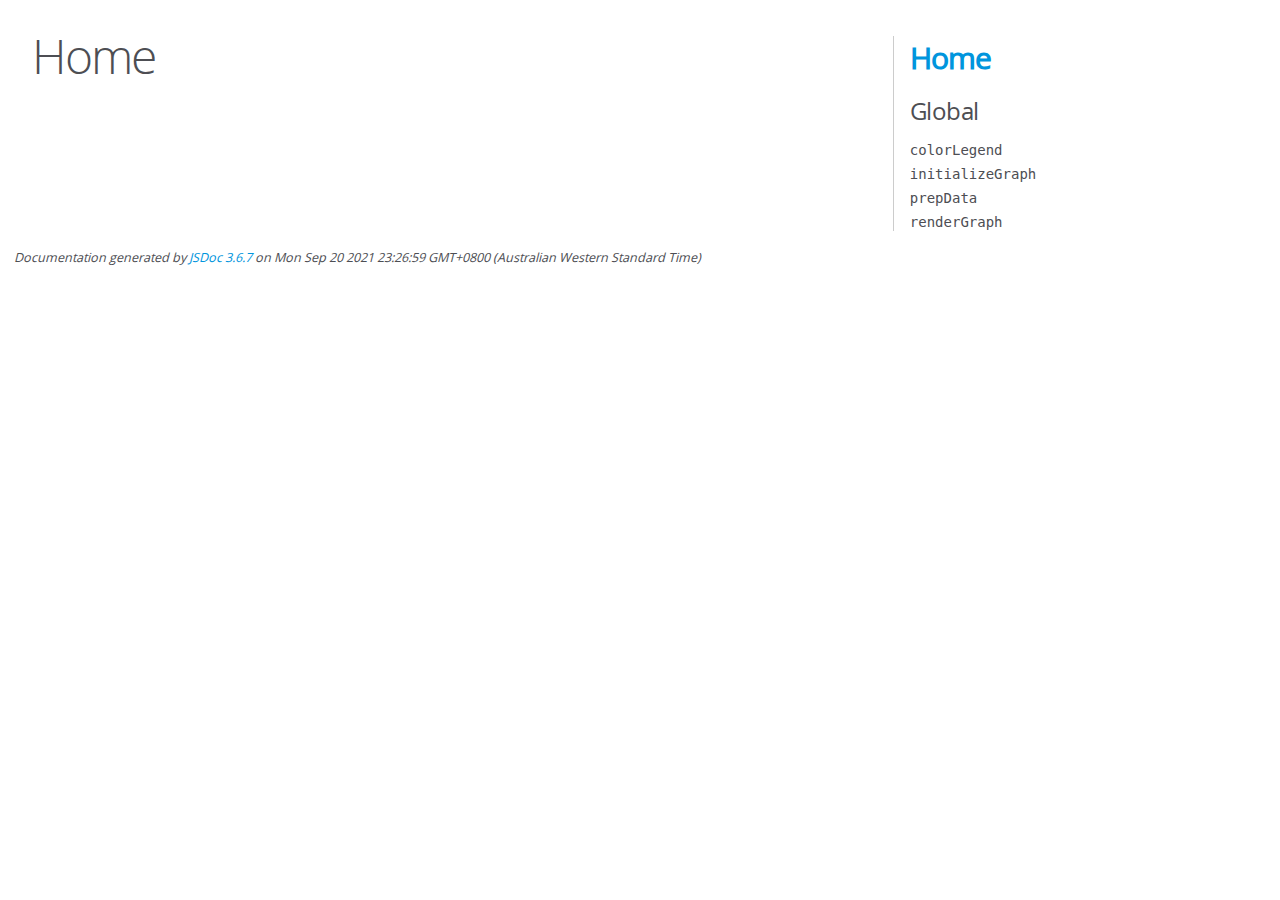
<file: documenation/index.html>
<!DOCTYPE html>
<html lang="en">
<head>
    <meta charset="utf-8">
    <title>JSDoc: Home</title>

    <script src="scripts/prettify/prettify.js"> </script>
    <script src="scripts/prettify/lang-css.js"> </script>
    <!--[if lt IE 9]>
      <script src="//html5shiv.googlecode.com/svn/trunk/html5.js"></script>
    <![endif]-->
    <link type="text/css" rel="stylesheet" href="styles/prettify-tomorrow.css">
    <link type="text/css" rel="stylesheet" href="styles/jsdoc-default.css">
</head>

<body>

<div id="main">

    <h1 class="page-title">Home</h1>

    



    


    <h3> </h3>










    









</div>

<nav>
    <h2><a href="index.html">Home</a></h2><h3>Global</h3><ul><li><a href="global.html#colorLegend">colorLegend</a></li><li><a href="global.html#initializeGraph">initializeGraph</a></li><li><a href="global.html#prepData">prepData</a></li><li><a href="global.html#renderGraph">renderGraph</a></li></ul>
</nav>

<br class="clear">

<footer>
    Documentation generated by <a href="https://github.com/jsdoc/jsdoc">JSDoc 3.6.7</a> on Mon Sep 20 2021 23:26:59 GMT+0800 (Australian Western Standard Time)
</footer>

<script> prettyPrint(); </script>
<script src="scripts/linenumber.js"> </script>
</body>
</html>
</file>
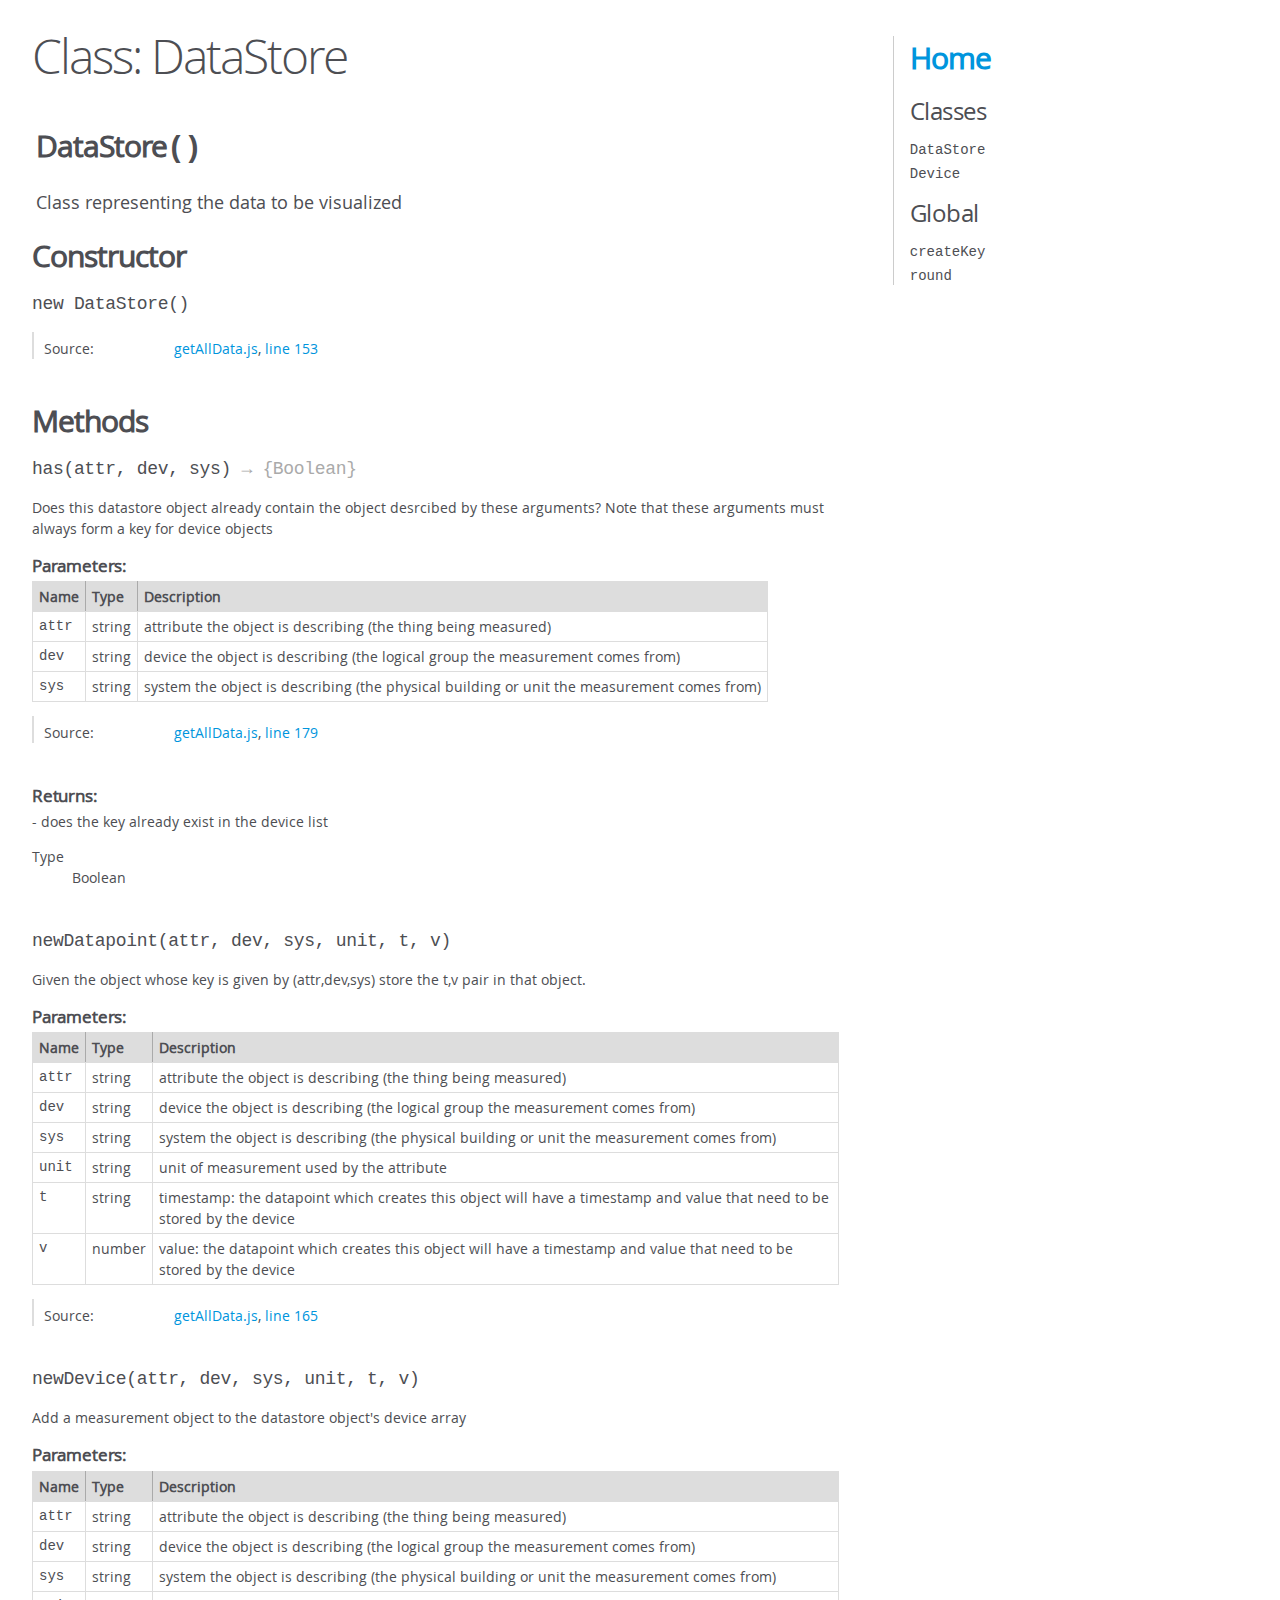
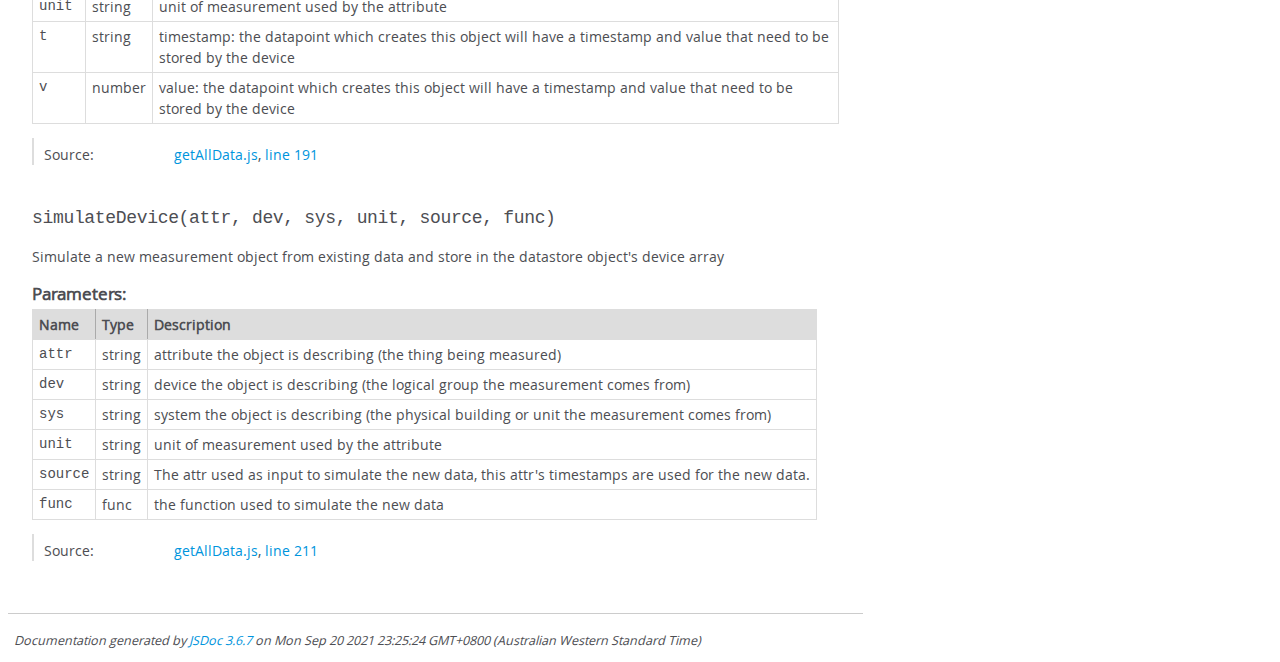
<file: documenation/DataStore.html>
<!DOCTYPE html>
<html lang="en">
<head>
    <meta charset="utf-8">
    <title>JSDoc: Class: DataStore</title>

    <script src="scripts/prettify/prettify.js"> </script>
    <script src="scripts/prettify/lang-css.js"> </script>
    <!--[if lt IE 9]>
      <script src="//html5shiv.googlecode.com/svn/trunk/html5.js"></script>
    <![endif]-->
    <link type="text/css" rel="stylesheet" href="styles/prettify-tomorrow.css">
    <link type="text/css" rel="stylesheet" href="styles/jsdoc-default.css">
</head>

<body>

<div id="main">

    <h1 class="page-title">Class: DataStore</h1>

    




<section>

<header>
    
        <h2><span class="attribs"><span class="type-signature"></span></span>DataStore<span class="signature">()</span><span class="type-signature"></span></h2>
        
            <div class="class-description">Class representing the data to be visualized</div>
        
    
</header>

<article>
    <div class="container-overview">
    
        

    
    <h2>Constructor</h2>
    

    
    <h4 class="name" id="DataStore"><span class="type-signature"></span>new DataStore<span class="signature">()</span><span class="type-signature"></span></h4>
    

    















<dl class="details">

    

    

    

    

    

    

    

    

    

    

    

    

    
    <dt class="tag-source">Source:</dt>
    <dd class="tag-source"><ul class="dummy"><li>
        <a href="getAllData.js.html">getAllData.js</a>, <a href="getAllData.js.html#line153">line 153</a>
    </li></ul></dd>
    

    

    

    
</dl>




















    
    </div>

    

    

    

    

    

    

    

    
        <h3 class="subsection-title">Methods</h3>

        
            

    

    
    <h4 class="name" id="has"><span class="type-signature"></span>has<span class="signature">(attr, dev, sys)</span><span class="type-signature"> &rarr; {Boolean}</span></h4>
    

    



<div class="description">
    Does this datastore object already contain the object desrcibed by these arguments?Note that these arguments must always form a key for device objects
</div>









    <h5>Parameters:</h5>
    

<table class="params">
    <thead>
    <tr>
        
        <th>Name</th>
        

        <th>Type</th>

        

        

        <th class="last">Description</th>
    </tr>
    </thead>

    <tbody>
    

        <tr>
            
                <td class="name"><code>attr</code></td>
            

            <td class="type">
            
                
<span class="param-type">string</span>


            
            </td>

            

            

            <td class="description last">attribute the object is describing (the thing being measured)</td>
        </tr>

    

        <tr>
            
                <td class="name"><code>dev</code></td>
            

            <td class="type">
            
                
<span class="param-type">string</span>


            
            </td>

            

            

            <td class="description last">device the object is describing (the logical group the measurement comes from)</td>
        </tr>

    

        <tr>
            
                <td class="name"><code>sys</code></td>
            

            <td class="type">
            
                
<span class="param-type">string</span>


            
            </td>

            

            

            <td class="description last">system the object is describing (the physical building or unit the measurement comes from)</td>
        </tr>

    
    </tbody>
</table>






<dl class="details">

    

    

    

    

    

    

    

    

    

    

    

    

    
    <dt class="tag-source">Source:</dt>
    <dd class="tag-source"><ul class="dummy"><li>
        <a href="getAllData.js.html">getAllData.js</a>, <a href="getAllData.js.html#line179">line 179</a>
    </li></ul></dd>
    

    

    

    
</dl>















<h5>Returns:</h5>

        
<div class="param-desc">
    - does the key already exist in the device list
</div>



<dl>
    <dt>
        Type
    </dt>
    <dd>
        
<span class="param-type">Boolean</span>


    </dd>
</dl>

    





        
            

    

    
    <h4 class="name" id="newDatapoint"><span class="type-signature"></span>newDatapoint<span class="signature">(attr, dev, sys, unit, t, v)</span><span class="type-signature"></span></h4>
    

    



<div class="description">
    Given the object whose key is given by (attr,dev,sys) store the t,v pair in that object.
</div>









    <h5>Parameters:</h5>
    

<table class="params">
    <thead>
    <tr>
        
        <th>Name</th>
        

        <th>Type</th>

        

        

        <th class="last">Description</th>
    </tr>
    </thead>

    <tbody>
    

        <tr>
            
                <td class="name"><code>attr</code></td>
            

            <td class="type">
            
                
<span class="param-type">string</span>


            
            </td>

            

            

            <td class="description last">attribute the object is describing (the thing being measured)</td>
        </tr>

    

        <tr>
            
                <td class="name"><code>dev</code></td>
            

            <td class="type">
            
                
<span class="param-type">string</span>


            
            </td>

            

            

            <td class="description last">device the object is describing (the logical group the measurement comes from)</td>
        </tr>

    

        <tr>
            
                <td class="name"><code>sys</code></td>
            

            <td class="type">
            
                
<span class="param-type">string</span>


            
            </td>

            

            

            <td class="description last">system the object is describing (the physical building or unit the measurement comes from)</td>
        </tr>

    

        <tr>
            
                <td class="name"><code>unit</code></td>
            

            <td class="type">
            
                
<span class="param-type">string</span>


            
            </td>

            

            

            <td class="description last">unit of measurement used by the attribute</td>
        </tr>

    

        <tr>
            
                <td class="name"><code>t</code></td>
            

            <td class="type">
            
                
<span class="param-type">string</span>


            
            </td>

            

            

            <td class="description last">timestamp: the datapoint which creates this object will have a timestamp and value that need to be stored by the device</td>
        </tr>

    

        <tr>
            
                <td class="name"><code>v</code></td>
            

            <td class="type">
            
                
<span class="param-type">number</span>


            
            </td>

            

            

            <td class="description last">value: the datapoint which creates this object will have a timestamp and value that need to be stored by the device</td>
        </tr>

    
    </tbody>
</table>






<dl class="details">

    

    

    

    

    

    

    

    

    

    

    

    

    
    <dt class="tag-source">Source:</dt>
    <dd class="tag-source"><ul class="dummy"><li>
        <a href="getAllData.js.html">getAllData.js</a>, <a href="getAllData.js.html#line165">line 165</a>
    </li></ul></dd>
    

    

    

    
</dl>




















        
            

    

    
    <h4 class="name" id="newDevice"><span class="type-signature"></span>newDevice<span class="signature">(attr, dev, sys, unit, t, v)</span><span class="type-signature"></span></h4>
    

    



<div class="description">
    Add a measurement object to the datastore object's device array
</div>









    <h5>Parameters:</h5>
    

<table class="params">
    <thead>
    <tr>
        
        <th>Name</th>
        

        <th>Type</th>

        

        

        <th class="last">Description</th>
    </tr>
    </thead>

    <tbody>
    

        <tr>
            
                <td class="name"><code>attr</code></td>
            

            <td class="type">
            
                
<span class="param-type">string</span>


            
            </td>

            

            

            <td class="description last">attribute the object is describing (the thing being measured)</td>
        </tr>

    

        <tr>
            
                <td class="name"><code>dev</code></td>
            

            <td class="type">
            
                
<span class="param-type">string</span>


            
            </td>

            

            

            <td class="description last">device the object is describing (the logical group the measurement comes from)</td>
        </tr>

    

        <tr>
            
                <td class="name"><code>sys</code></td>
            

            <td class="type">
            
                
<span class="param-type">string</span>


            
            </td>

            

            

            <td class="description last">system the object is describing (the physical building or unit the measurement comes from)</td>
        </tr>

    

        <tr>
            
                <td class="name"><code>unit</code></td>
            

            <td class="type">
            
                
<span class="param-type">string</span>


            
            </td>

            

            

            <td class="description last">unit of measurement used by the attribute</td>
        </tr>

    

        <tr>
            
                <td class="name"><code>t</code></td>
            

            <td class="type">
            
                
<span class="param-type">string</span>


            
            </td>

            

            

            <td class="description last">timestamp: the datapoint which creates this object will have a timestamp and value that need to be stored by the device</td>
        </tr>

    

        <tr>
            
                <td class="name"><code>v</code></td>
            

            <td class="type">
            
                
<span class="param-type">number</span>


            
            </td>

            

            

            <td class="description last">value: the datapoint which creates this object will have a timestamp and value that need to be stored by the device</td>
        </tr>

    
    </tbody>
</table>






<dl class="details">

    

    

    

    

    

    

    

    

    

    

    

    

    
    <dt class="tag-source">Source:</dt>
    <dd class="tag-source"><ul class="dummy"><li>
        <a href="getAllData.js.html">getAllData.js</a>, <a href="getAllData.js.html#line191">line 191</a>
    </li></ul></dd>
    

    

    

    
</dl>




















        
            

    

    
    <h4 class="name" id="simulateDevice"><span class="type-signature"></span>simulateDevice<span class="signature">(attr, dev, sys, unit, source, func)</span><span class="type-signature"></span></h4>
    

    



<div class="description">
    Simulate a new measurement object from existing data and  store in the datastore object's device array
</div>









    <h5>Parameters:</h5>
    

<table class="params">
    <thead>
    <tr>
        
        <th>Name</th>
        

        <th>Type</th>

        

        

        <th class="last">Description</th>
    </tr>
    </thead>

    <tbody>
    

        <tr>
            
                <td class="name"><code>attr</code></td>
            

            <td class="type">
            
                
<span class="param-type">string</span>


            
            </td>

            

            

            <td class="description last">attribute the object is describing (the thing being measured)</td>
        </tr>

    

        <tr>
            
                <td class="name"><code>dev</code></td>
            

            <td class="type">
            
                
<span class="param-type">string</span>


            
            </td>

            

            

            <td class="description last">device the object is describing (the logical group the measurement comes from)</td>
        </tr>

    

        <tr>
            
                <td class="name"><code>sys</code></td>
            

            <td class="type">
            
                
<span class="param-type">string</span>


            
            </td>

            

            

            <td class="description last">system the object is describing (the physical building or unit the measurement comes from)</td>
        </tr>

    

        <tr>
            
                <td class="name"><code>unit</code></td>
            

            <td class="type">
            
                
<span class="param-type">string</span>


            
            </td>

            

            

            <td class="description last">unit of measurement used by the attribute</td>
        </tr>

    

        <tr>
            
                <td class="name"><code>source</code></td>
            

            <td class="type">
            
                
<span class="param-type">string</span>


            
            </td>

            

            

            <td class="description last">The attr used as input to simulate the new data, this attr's timestamps are used for the new data.</td>
        </tr>

    

        <tr>
            
                <td class="name"><code>func</code></td>
            

            <td class="type">
            
                
<span class="param-type">func</span>


            
            </td>

            

            

            <td class="description last">the function used to simulate the new data</td>
        </tr>

    
    </tbody>
</table>






<dl class="details">

    

    

    

    

    

    

    

    

    

    

    

    

    
    <dt class="tag-source">Source:</dt>
    <dd class="tag-source"><ul class="dummy"><li>
        <a href="getAllData.js.html">getAllData.js</a>, <a href="getAllData.js.html#line211">line 211</a>
    </li></ul></dd>
    

    

    

    
</dl>




















        
    

    

    
</article>

</section>




</div>

<nav>
    <h2><a href="index.html">Home</a></h2><h3>Classes</h3><ul><li><a href="DataStore.html">DataStore</a></li><li><a href="Device.html">Device</a></li></ul><h3>Global</h3><ul><li><a href="global.html#createKey">createKey</a></li><li><a href="global.html#round">round</a></li></ul>
</nav>

<br class="clear">

<footer>
    Documentation generated by <a href="https://github.com/jsdoc/jsdoc">JSDoc 3.6.7</a> on Mon Sep 20 2021 23:25:24 GMT+0800 (Australian Western Standard Time)
</footer>

<script> prettyPrint(); </script>
<script src="scripts/linenumber.js"> </script>
</body>
</html>
</file>
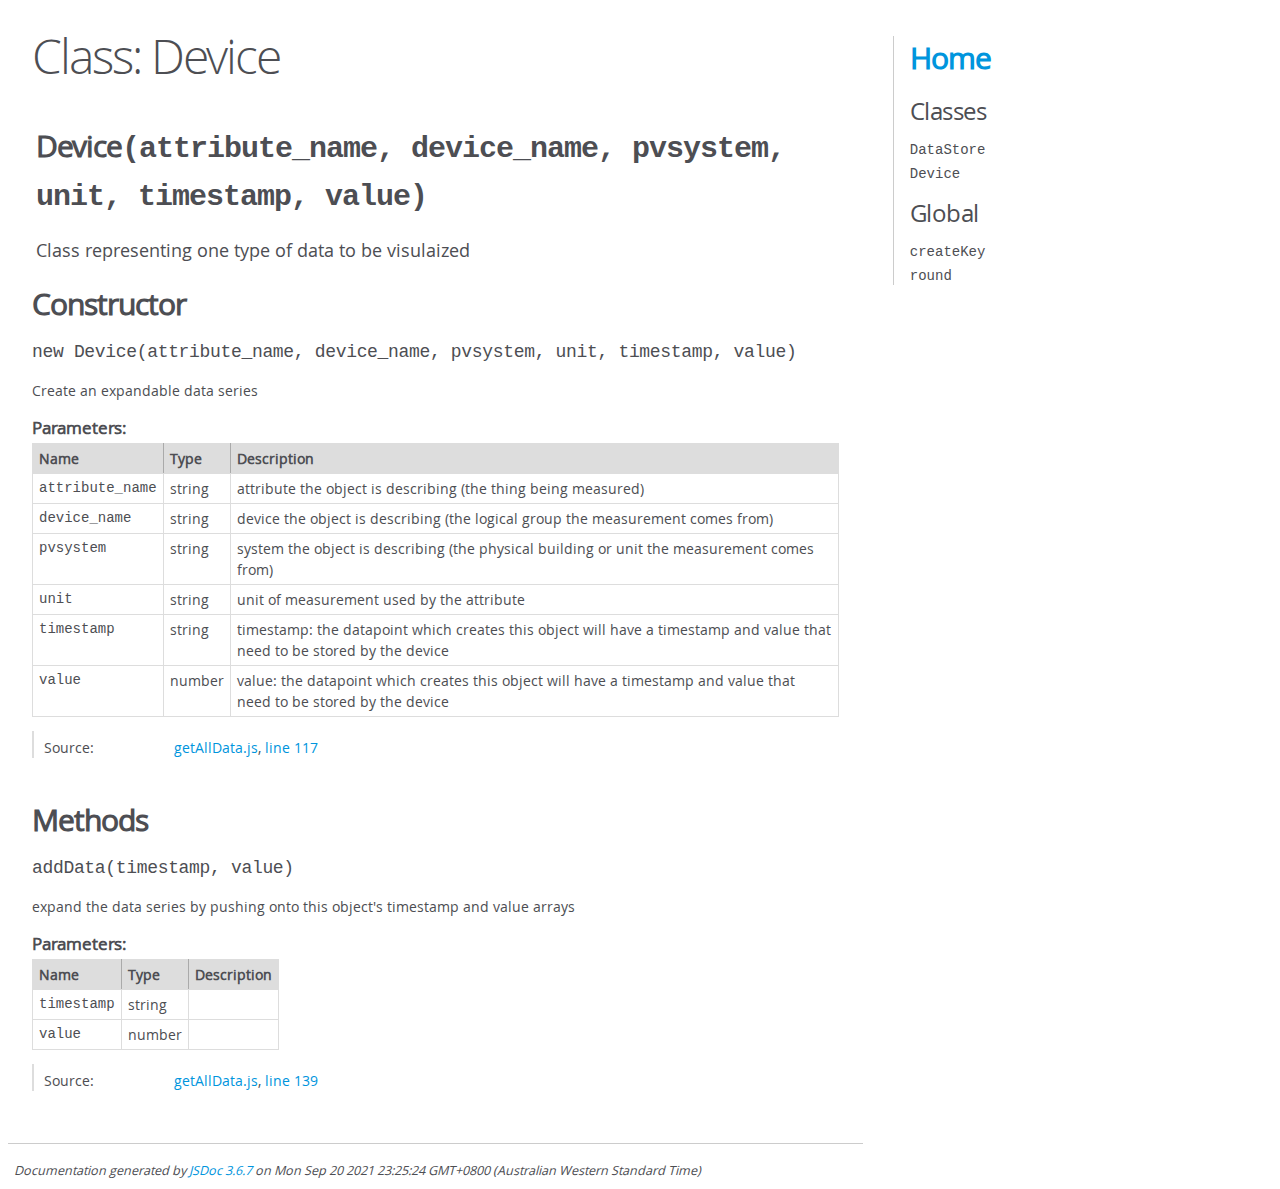
<file: documenation/Device.html>
<!DOCTYPE html>
<html lang="en">
<head>
    <meta charset="utf-8">
    <title>JSDoc: Class: Device</title>

    <script src="scripts/prettify/prettify.js"> </script>
    <script src="scripts/prettify/lang-css.js"> </script>
    <!--[if lt IE 9]>
      <script src="//html5shiv.googlecode.com/svn/trunk/html5.js"></script>
    <![endif]-->
    <link type="text/css" rel="stylesheet" href="styles/prettify-tomorrow.css">
    <link type="text/css" rel="stylesheet" href="styles/jsdoc-default.css">
</head>

<body>

<div id="main">

    <h1 class="page-title">Class: Device</h1>

    




<section>

<header>
    
        <h2><span class="attribs"><span class="type-signature"></span></span>Device<span class="signature">(attribute_name, device_name, pvsystem, unit, timestamp, value)</span><span class="type-signature"></span></h2>
        
            <div class="class-description">Class representing one type of data to be visulaized</div>
        
    
</header>

<article>
    <div class="container-overview">
    
        

    
    <h2>Constructor</h2>
    

    
    <h4 class="name" id="Device"><span class="type-signature"></span>new Device<span class="signature">(attribute_name, device_name, pvsystem, unit, timestamp, value)</span><span class="type-signature"></span></h4>
    

    



<div class="description">
    Create an expandable data series
</div>









    <h5>Parameters:</h5>
    

<table class="params">
    <thead>
    <tr>
        
        <th>Name</th>
        

        <th>Type</th>

        

        

        <th class="last">Description</th>
    </tr>
    </thead>

    <tbody>
    

        <tr>
            
                <td class="name"><code>attribute_name</code></td>
            

            <td class="type">
            
                
<span class="param-type">string</span>


            
            </td>

            

            

            <td class="description last">attribute the object is describing (the thing being measured)</td>
        </tr>

    

        <tr>
            
                <td class="name"><code>device_name</code></td>
            

            <td class="type">
            
                
<span class="param-type">string</span>


            
            </td>

            

            

            <td class="description last">device the object is describing (the logical group the measurement comes from)</td>
        </tr>

    

        <tr>
            
                <td class="name"><code>pvsystem</code></td>
            

            <td class="type">
            
                
<span class="param-type">string</span>


            
            </td>

            

            

            <td class="description last">system the object is describing (the physical building or unit the measurement comes from)</td>
        </tr>

    

        <tr>
            
                <td class="name"><code>unit</code></td>
            

            <td class="type">
            
                
<span class="param-type">string</span>


            
            </td>

            

            

            <td class="description last">unit of measurement used by the attribute</td>
        </tr>

    

        <tr>
            
                <td class="name"><code>timestamp</code></td>
            

            <td class="type">
            
                
<span class="param-type">string</span>


            
            </td>

            

            

            <td class="description last">timestamp: the datapoint which creates this object will have a timestamp and value that need to be stored by the device</td>
        </tr>

    

        <tr>
            
                <td class="name"><code>value</code></td>
            

            <td class="type">
            
                
<span class="param-type">number</span>


            
            </td>

            

            

            <td class="description last">value: the datapoint which creates this object will have a timestamp and value that need to be stored by the device</td>
        </tr>

    
    </tbody>
</table>






<dl class="details">

    

    

    

    

    

    

    

    

    

    

    

    

    
    <dt class="tag-source">Source:</dt>
    <dd class="tag-source"><ul class="dummy"><li>
        <a href="getAllData.js.html">getAllData.js</a>, <a href="getAllData.js.html#line117">line 117</a>
    </li></ul></dd>
    

    

    

    
</dl>




















    
    </div>

    

    

    

    

    

    

    

    
        <h3 class="subsection-title">Methods</h3>

        
            

    

    
    <h4 class="name" id="addData"><span class="type-signature"></span>addData<span class="signature">(timestamp, value)</span><span class="type-signature"></span></h4>
    

    



<div class="description">
    expand the data series by pushing onto this object's timestamp and value arrays
</div>









    <h5>Parameters:</h5>
    

<table class="params">
    <thead>
    <tr>
        
        <th>Name</th>
        

        <th>Type</th>

        

        

        <th class="last">Description</th>
    </tr>
    </thead>

    <tbody>
    

        <tr>
            
                <td class="name"><code>timestamp</code></td>
            

            <td class="type">
            
                
<span class="param-type">string</span>


            
            </td>

            

            

            <td class="description last"></td>
        </tr>

    

        <tr>
            
                <td class="name"><code>value</code></td>
            

            <td class="type">
            
                
<span class="param-type">number</span>


            
            </td>

            

            

            <td class="description last"></td>
        </tr>

    
    </tbody>
</table>






<dl class="details">

    

    

    

    

    

    

    

    

    

    

    

    

    
    <dt class="tag-source">Source:</dt>
    <dd class="tag-source"><ul class="dummy"><li>
        <a href="getAllData.js.html">getAllData.js</a>, <a href="getAllData.js.html#line139">line 139</a>
    </li></ul></dd>
    

    

    

    
</dl>




















        
    

    

    
</article>

</section>




</div>

<nav>
    <h2><a href="index.html">Home</a></h2><h3>Classes</h3><ul><li><a href="DataStore.html">DataStore</a></li><li><a href="Device.html">Device</a></li></ul><h3>Global</h3><ul><li><a href="global.html#createKey">createKey</a></li><li><a href="global.html#round">round</a></li></ul>
</nav>

<br class="clear">

<footer>
    Documentation generated by <a href="https://github.com/jsdoc/jsdoc">JSDoc 3.6.7</a> on Mon Sep 20 2021 23:25:24 GMT+0800 (Australian Western Standard Time)
</footer>

<script> prettyPrint(); </script>
<script src="scripts/linenumber.js"> </script>
</body>
</html>
</file>
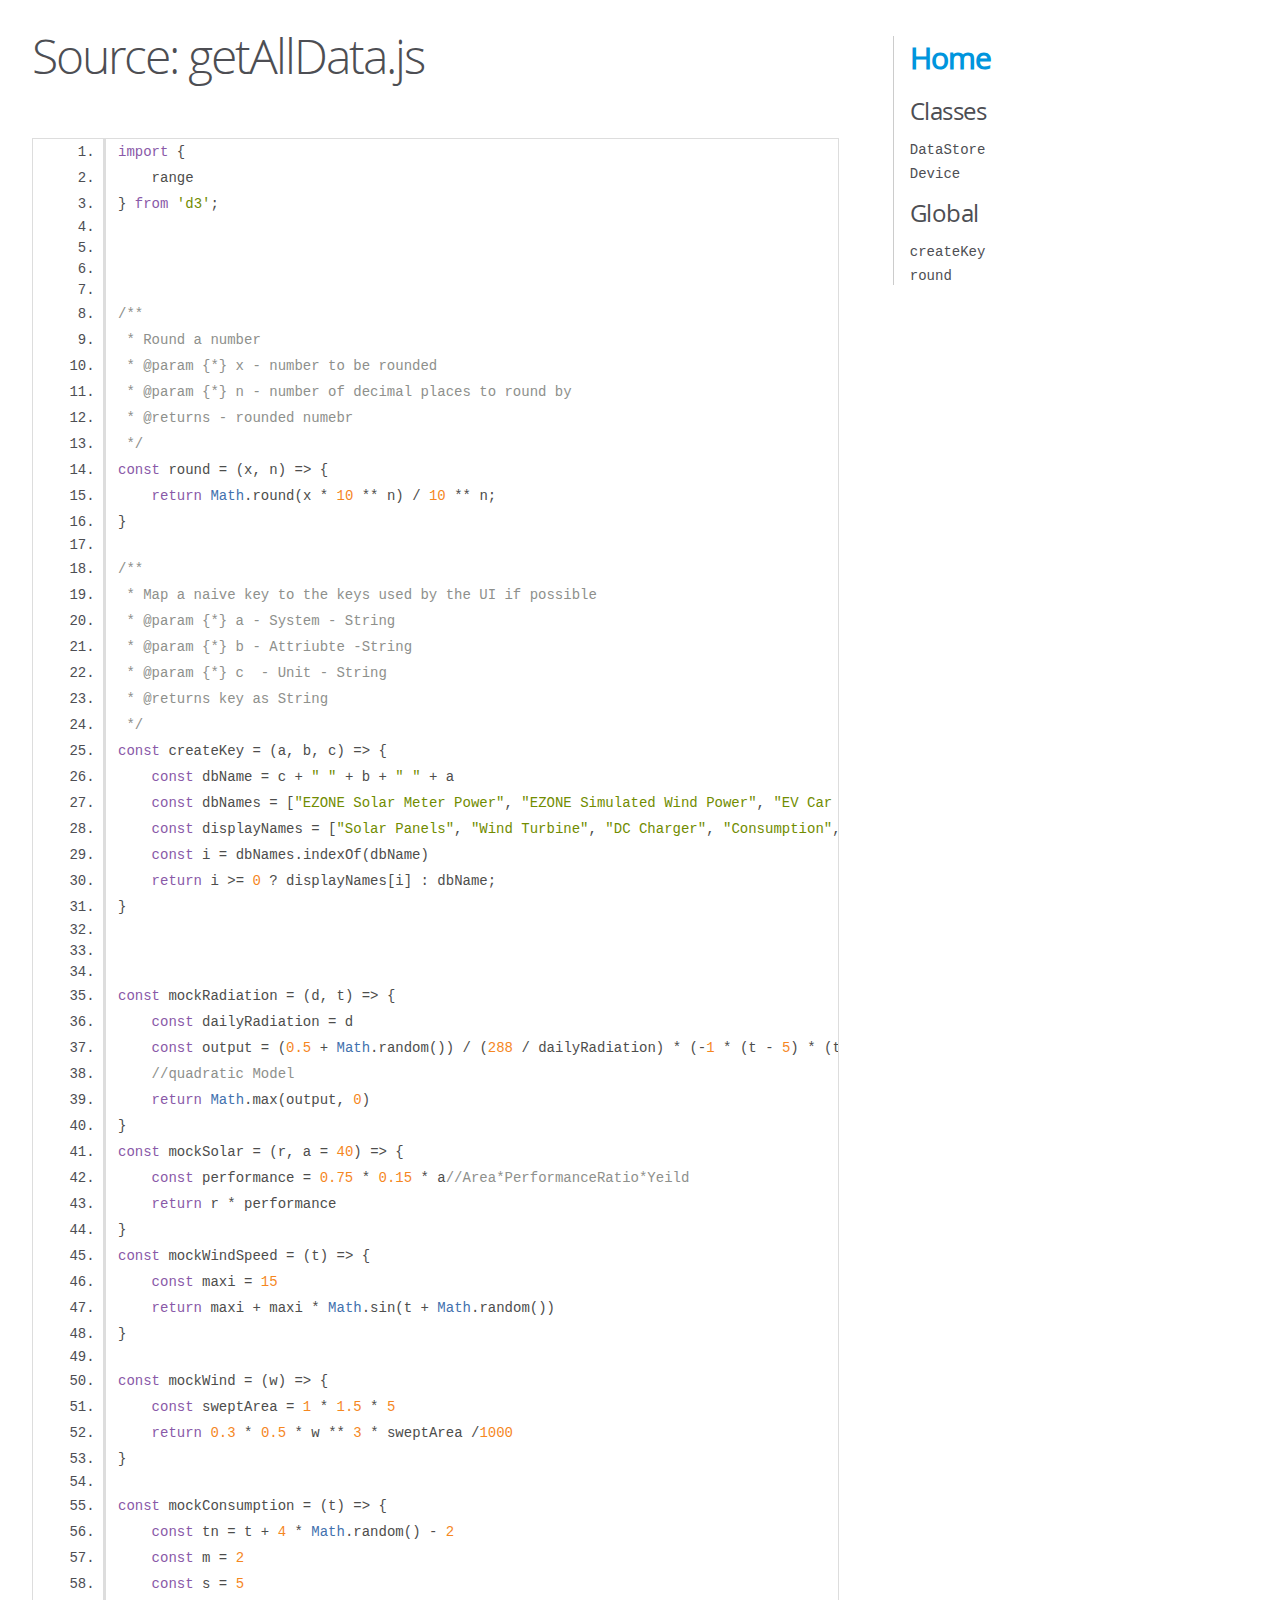
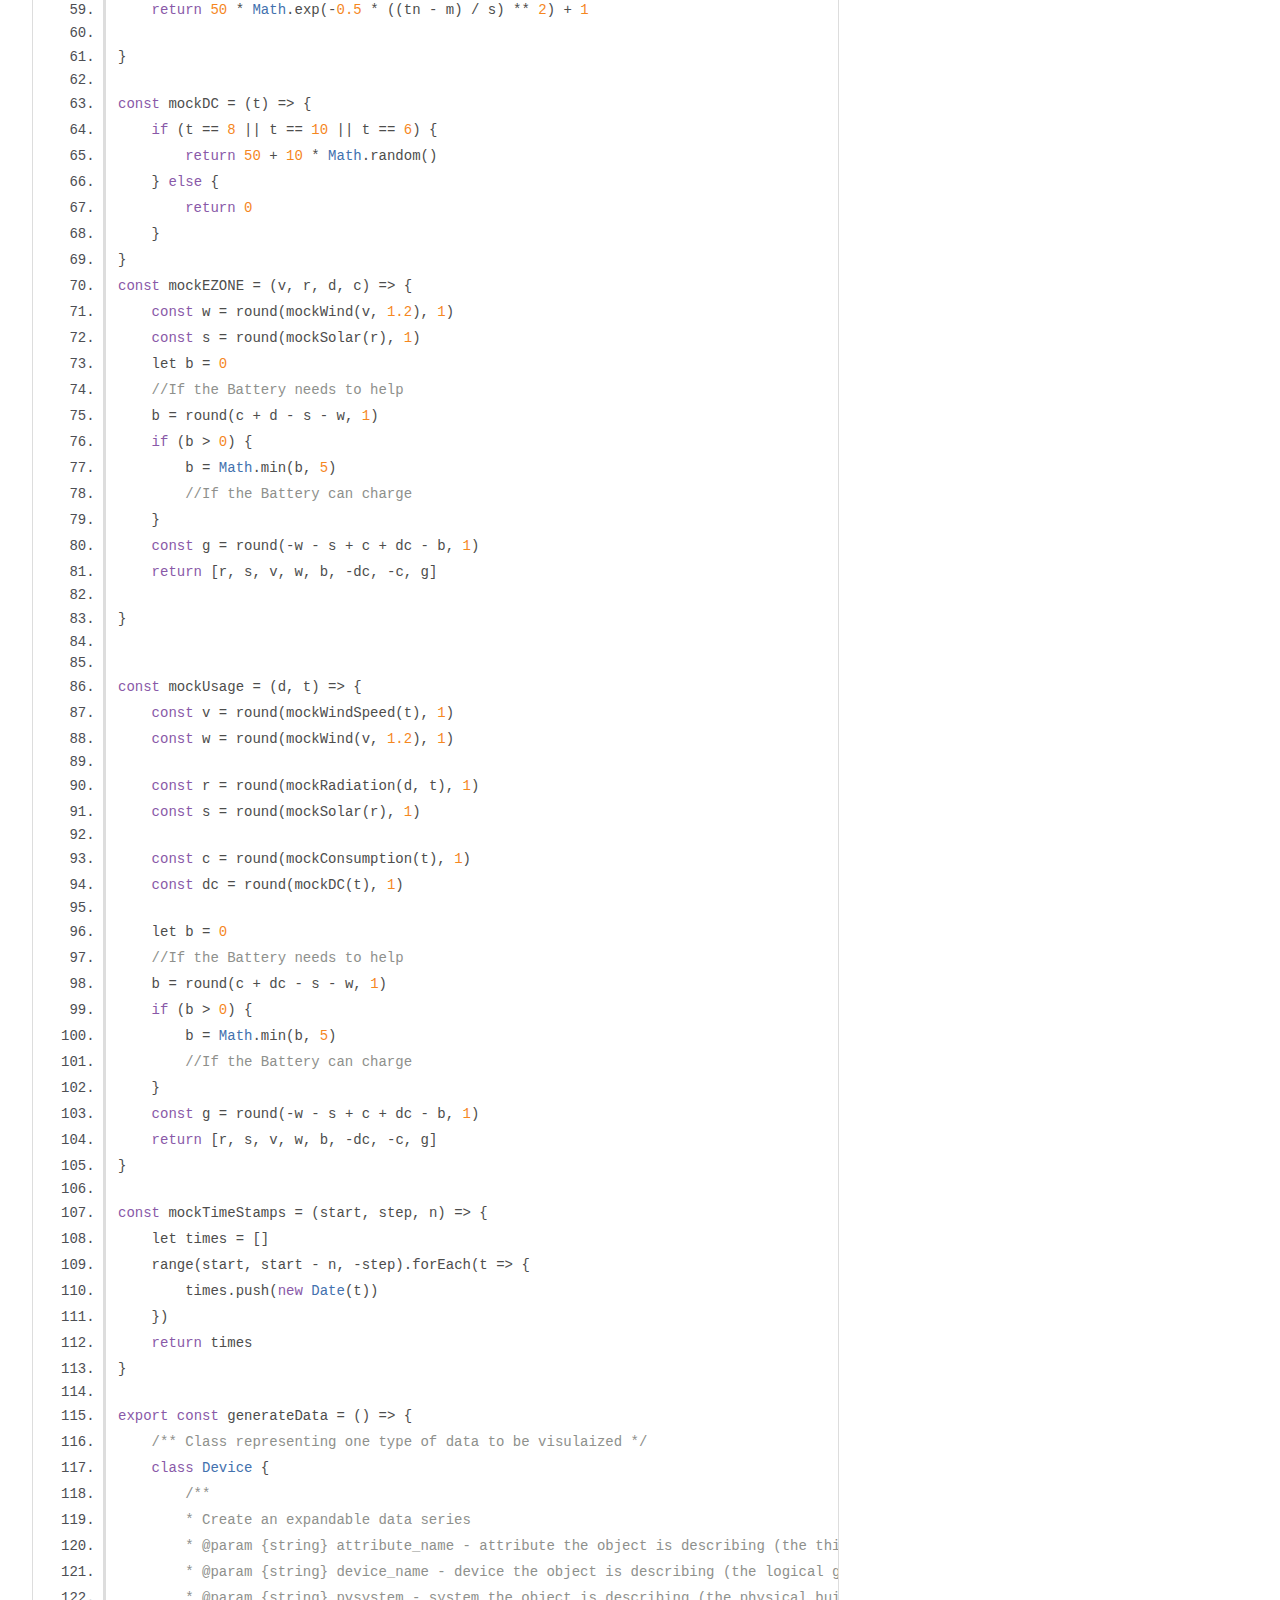
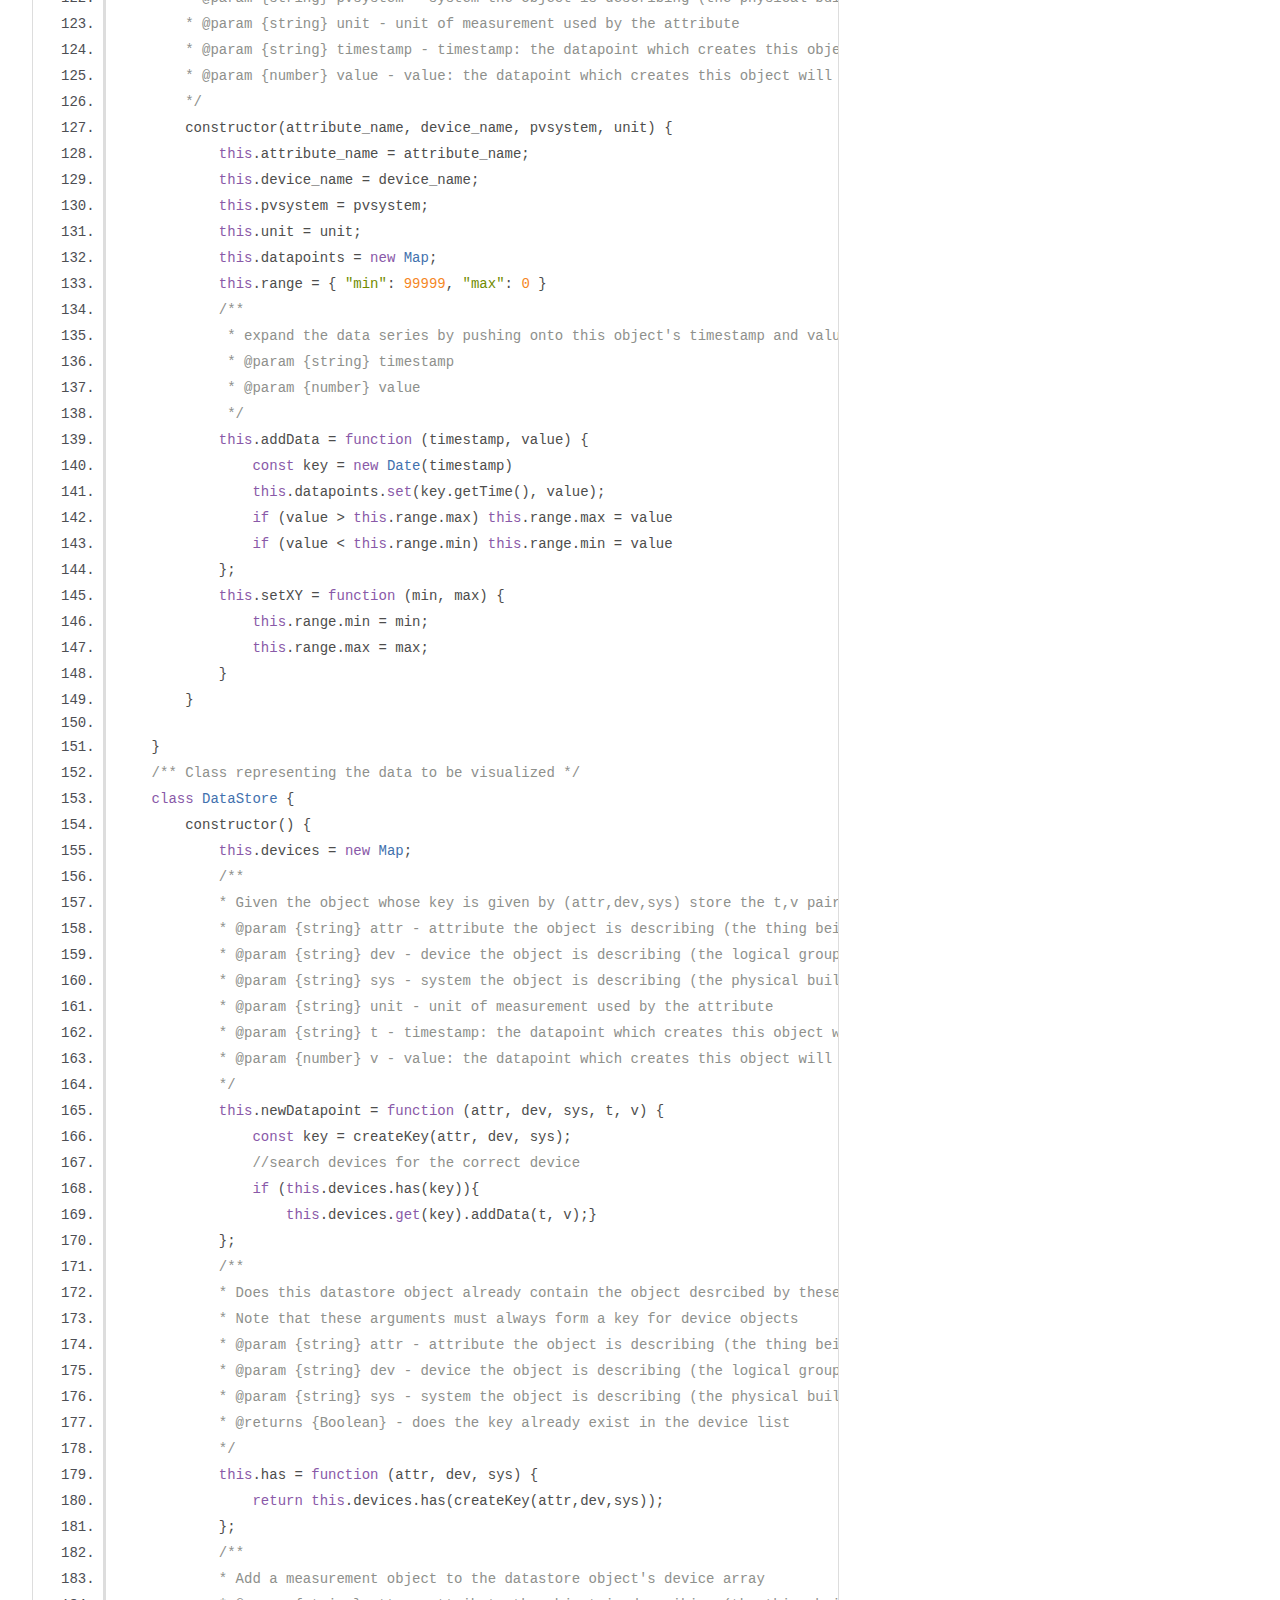
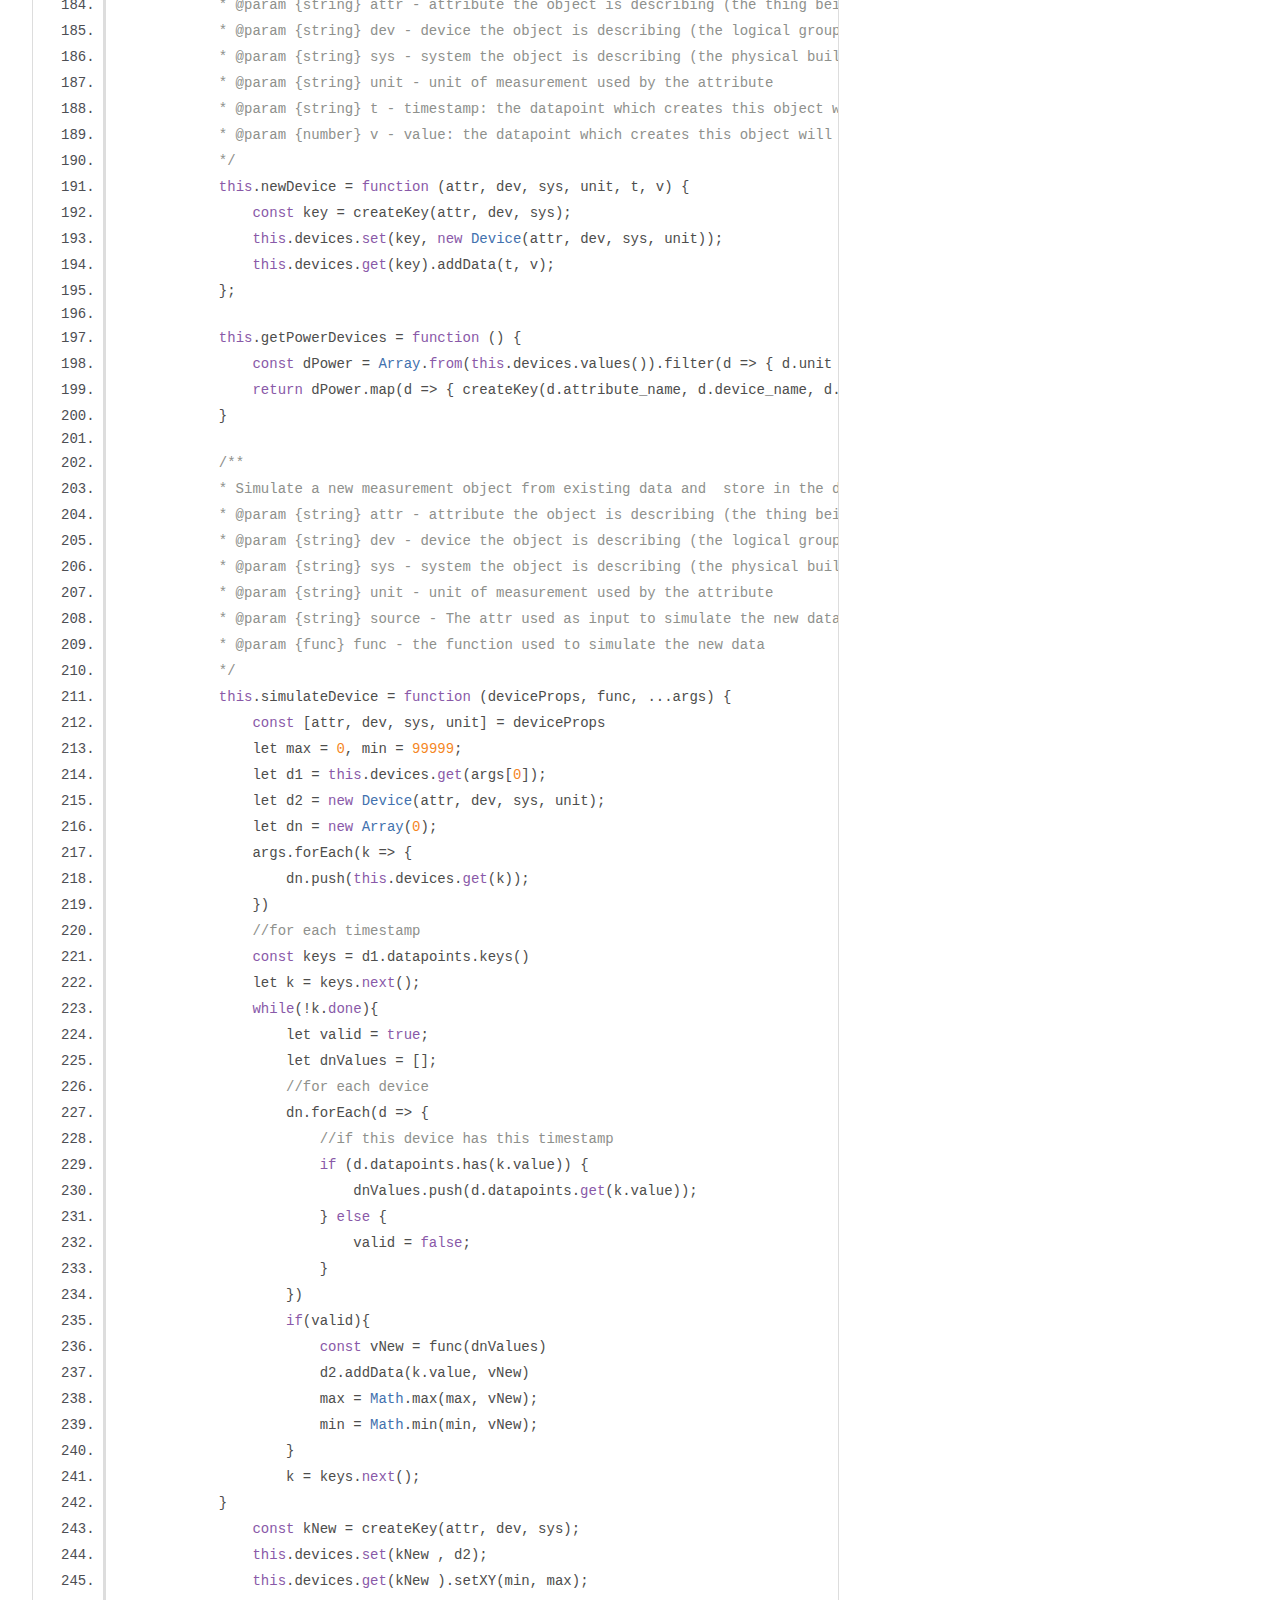
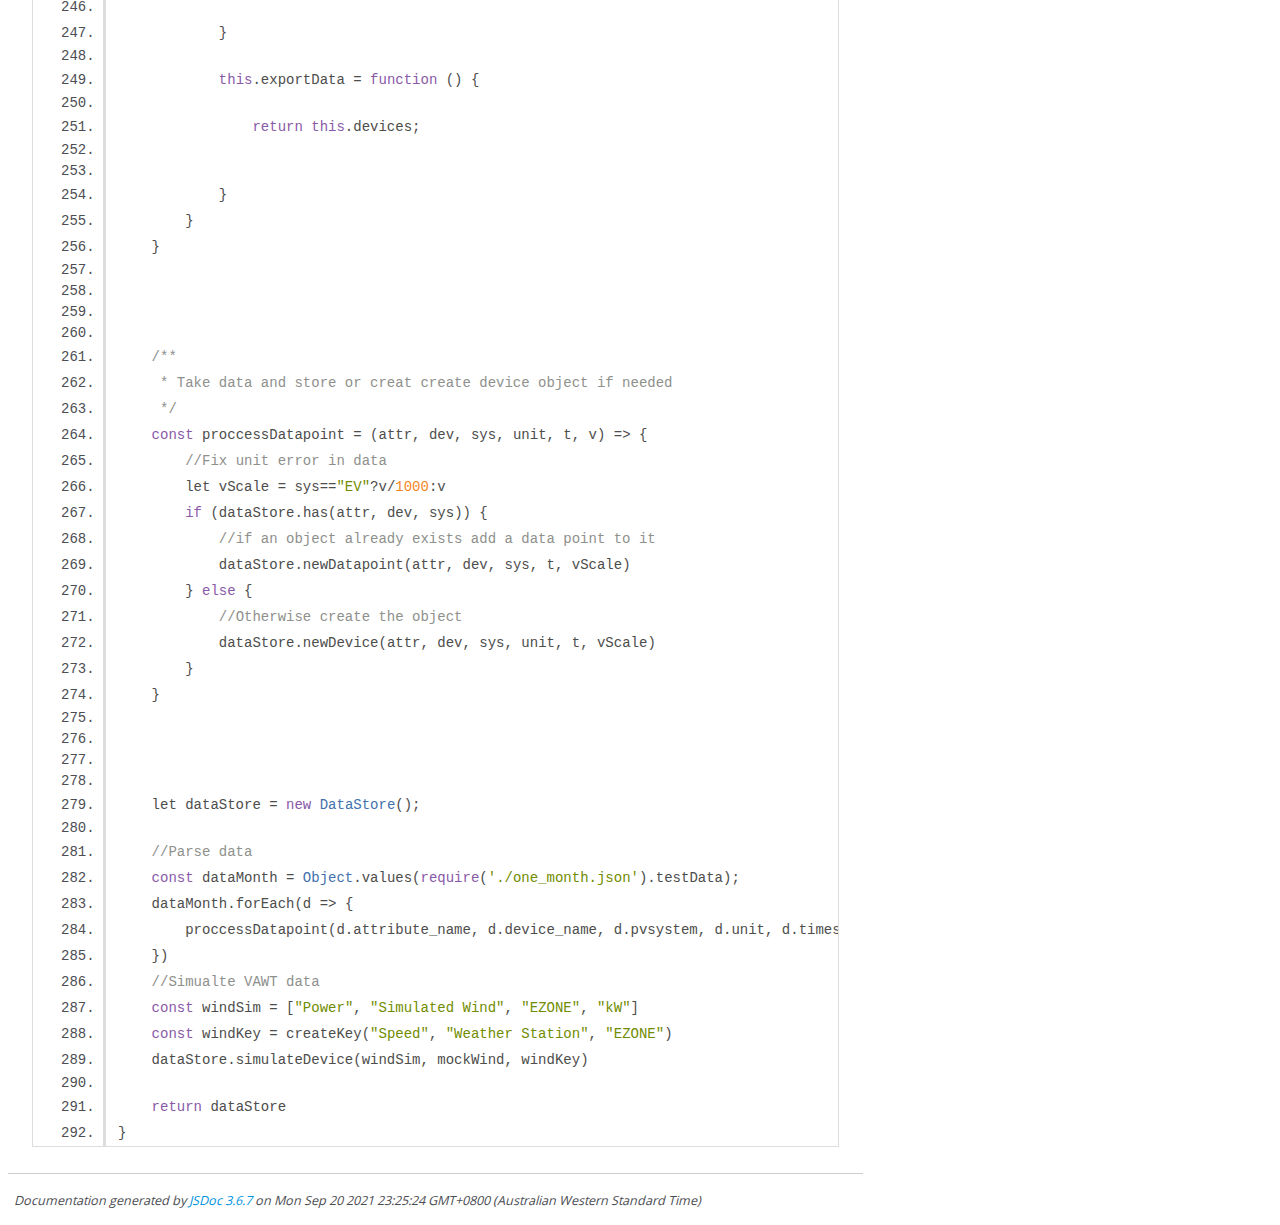
<file: documenation/getAllData.js.html>
<!DOCTYPE html>
<html lang="en">
<head>
    <meta charset="utf-8">
    <title>JSDoc: Source: getAllData.js</title>

    <script src="scripts/prettify/prettify.js"> </script>
    <script src="scripts/prettify/lang-css.js"> </script>
    <!--[if lt IE 9]>
      <script src="//html5shiv.googlecode.com/svn/trunk/html5.js"></script>
    <![endif]-->
    <link type="text/css" rel="stylesheet" href="styles/prettify-tomorrow.css">
    <link type="text/css" rel="stylesheet" href="styles/jsdoc-default.css">
</head>

<body>

<div id="main">

    <h1 class="page-title">Source: getAllData.js</h1>

    



    
    <section>
        <article>
            <pre class="prettyprint source linenums"><code>import {
    range
} from 'd3';




/**
 * Round a number
 * @param {*} x - number to be rounded
 * @param {*} n - number of decimal places to round by
 * @returns - rounded numebr
 */
const round = (x, n) => {
    return Math.round(x * 10 ** n) / 10 ** n;
}

/**
 * Map a naive key to the keys used by the UI if possible
 * @param {*} a - System - String
 * @param {*} b - Attriubte -String
 * @param {*} c  - Unit - String
 * @returns key as String
 */
const createKey = (a, b, c) => {
    const dbName = c + " " + b + " " + a
    const dbNames = ["EZONE Solar Meter Power", "EZONE Simulated Wind Power", "EV Car Charge Power", "EZONE Power Consumption Power", "EZONE Weather Station Radiation", "EZONE Weather Station Speed","EZONE Weather Station Density"]
    const displayNames = ["Solar Panels", "Wind Turbine", "DC Charger", "Consumption", "Solar Irradiance", "Wind Speed", "Air Density"];
    const i = dbNames.indexOf(dbName)
    return i >= 0 ? displayNames[i] : dbName;
}



const mockRadiation = (d, t) => {
    const dailyRadiation = d
    const output = (0.5 + Math.random()) / (288 / dailyRadiation) * (-1 * (t - 5) * (t - 17))
    //quadratic Model
    return Math.max(output, 0)
}
const mockSolar = (r, a = 40) => {
    const performance = 0.75 * 0.15 * a//Area*PerformanceRatio*Yeild
    return r * performance
}
const mockWindSpeed = (t) => {
    const maxi = 15
    return maxi + maxi * Math.sin(t + Math.random())
}

const mockWind = (w) => {
    const sweptArea = 1 * 1.5 * 5
    return 0.3 * 0.5 * w ** 3 * sweptArea /1000
}

const mockConsumption = (t) => {
    const tn = t + 4 * Math.random() - 2
    const m = 2
    const s = 5
    return 50 * Math.exp(-0.5 * ((tn - m) / s) ** 2) + 1

}

const mockDC = (t) => {
    if (t == 8 || t == 10 || t == 6) {
        return 50 + 10 * Math.random()
    } else {
        return 0
    }
}
const mockEZONE = (v, r, d, c) => {
    const w = round(mockWind(v, 1.2), 1)
    const s = round(mockSolar(r), 1)
    let b = 0
    //If the Battery needs to help
    b = round(c + d - s - w, 1)
    if (b > 0) {
        b = Math.min(b, 5)
        //If the Battery can charge
    }
    const g = round(-w - s + c + dc - b, 1)
    return [r, s, v, w, b, -dc, -c, g]

}


const mockUsage = (d, t) => {
    const v = round(mockWindSpeed(t), 1)
    const w = round(mockWind(v, 1.2), 1)

    const r = round(mockRadiation(d, t), 1)
    const s = round(mockSolar(r), 1)

    const c = round(mockConsumption(t), 1)
    const dc = round(mockDC(t), 1)

    let b = 0
    //If the Battery needs to help
    b = round(c + dc - s - w, 1)
    if (b > 0) {
        b = Math.min(b, 5)
        //If the Battery can charge
    }
    const g = round(-w - s + c + dc - b, 1)
    return [r, s, v, w, b, -dc, -c, g]
}

const mockTimeStamps = (start, step, n) => {
    let times = []
    range(start, start - n, -step).forEach(t => {
        times.push(new Date(t))
    })
    return times
}

export const generateData = () => {
    /** Class representing one type of data to be visulaized */
    class Device {
        /**
        * Create an expandable data series 
        * @param {string} attribute_name - attribute the object is describing (the thing being measured)
        * @param {string} device_name - device the object is describing (the logical group the measurement comes from)
        * @param {string} pvsystem - system the object is describing (the physical building or unit the measurement comes from)
        * @param {string} unit - unit of measurement used by the attribute 
        * @param {string} timestamp - timestamp: the datapoint which creates this object will have a timestamp and value that need to be stored by the device
        * @param {number} value - value: the datapoint which creates this object will have a timestamp and value that need to be stored by the device
        */
        constructor(attribute_name, device_name, pvsystem, unit) {
            this.attribute_name = attribute_name;
            this.device_name = device_name;
            this.pvsystem = pvsystem;
            this.unit = unit;
            this.datapoints = new Map;
            this.range = { "min": 99999, "max": 0 }
            /**
             * expand the data series by pushing onto this object's timestamp and value arrays
             * @param {string} timestamp 
             * @param {number} value 
             */
            this.addData = function (timestamp, value) {
                const key = new Date(timestamp)
                this.datapoints.set(key.getTime(), value);
                if (value > this.range.max) this.range.max = value
                if (value &lt; this.range.min) this.range.min = value
            };
            this.setXY = function (min, max) {
                this.range.min = min;
                this.range.max = max;
            }
        }

    }
    /** Class representing the data to be visualized */
    class DataStore {
        constructor() {
            this.devices = new Map;
            /**
            * Given the object whose key is given by (attr,dev,sys) store the t,v pair in that object.
            * @param {string} attr - attribute the object is describing (the thing being measured)
            * @param {string} dev - device the object is describing (the logical group the measurement comes from)
            * @param {string} sys - system the object is describing (the physical building or unit the measurement comes from)
            * @param {string} unit - unit of measurement used by the attribute 
            * @param {string} t - timestamp: the datapoint which creates this object will have a timestamp and value that need to be stored by the device
            * @param {number} v - value: the datapoint which creates this object will have a timestamp and value that need to be stored by the device
            */
            this.newDatapoint = function (attr, dev, sys, t, v) {
                const key = createKey(attr, dev, sys);
                //search devices for the correct device
                if (this.devices.has(key)){
                    this.devices.get(key).addData(t, v);}
            };
            /**
            * Does this datastore object already contain the object desrcibed by these arguments?
            * Note that these arguments must always form a key for device objects
            * @param {string} attr - attribute the object is describing (the thing being measured)
            * @param {string} dev - device the object is describing (the logical group the measurement comes from)
            * @param {string} sys - system the object is describing (the physical building or unit the measurement comes from)
            * @returns {Boolean} - does the key already exist in the device list
            */
            this.has = function (attr, dev, sys) {
                return this.devices.has(createKey(attr,dev,sys));
            };
            /**
            * Add a measurement object to the datastore object's device array
            * @param {string} attr - attribute the object is describing (the thing being measured)
            * @param {string} dev - device the object is describing (the logical group the measurement comes from)
            * @param {string} sys - system the object is describing (the physical building or unit the measurement comes from)
            * @param {string} unit - unit of measurement used by the attribute 
            * @param {string} t - timestamp: the datapoint which creates this object will have a timestamp and value that need to be stored by the device
            * @param {number} v - value: the datapoint which creates this object will have a timestamp and value that need to be stored by the device
            */
            this.newDevice = function (attr, dev, sys, unit, t, v) {
                const key = createKey(attr, dev, sys);
                this.devices.set(key, new Device(attr, dev, sys, unit));
                this.devices.get(key).addData(t, v);
            };

            this.getPowerDevices = function () {
                const dPower = Array.from(this.devices.values()).filter(d => { d.unit == "kW" || d.attribute_name == "Power" });
                return dPower.map(d => { createKey(d.attribute_name, d.device_name, d.pvsystem); });
            }

            /**
            * Simulate a new measurement object from existing data and  store in the datastore object's device array
            * @param {string} attr - attribute the object is describing (the thing being measured)
            * @param {string} dev - device the object is describing (the logical group the measurement comes from)
            * @param {string} sys - system the object is describing (the physical building or unit the measurement comes from)
            * @param {string} unit - unit of measurement used by the attribute 
            * @param {string} source - The attr used as input to simulate the new data, this attr's timestamps are used for the new data.
            * @param {func} func - the function used to simulate the new data 
            */
            this.simulateDevice = function (deviceProps, func, ...args) {
                const [attr, dev, sys, unit] = deviceProps
                let max = 0, min = 99999;
                let d1 = this.devices.get(args[0]);
                let d2 = new Device(attr, dev, sys, unit);
                let dn = new Array(0);
                args.forEach(k => {
                    dn.push(this.devices.get(k));
                })
                //for each timestamp
                const keys = d1.datapoints.keys()
                let k = keys.next();
                while(!k.done){
                    let valid = true;
                    let dnValues = [];
                    //for each device
                    dn.forEach(d => {
                        //if this device has this timestamp
                        if (d.datapoints.has(k.value)) {
                            dnValues.push(d.datapoints.get(k.value));
                        } else {
                            valid = false;
                        }
                    })
                    if(valid){
                        const vNew = func(dnValues)
                        d2.addData(k.value, vNew)
                        max = Math.max(max, vNew);
                        min = Math.min(min, vNew);
                    }
                    k = keys.next();
            }
                const kNew = createKey(attr, dev, sys);
                this.devices.set(kNew , d2);
                this.devices.get(kNew ).setXY(min, max);
                
            }

            this.exportData = function () {

                return this.devices;


            }
        }
    }




    /**
     * Take data and store or creat create device object if needed
     */
    const proccessDatapoint = (attr, dev, sys, unit, t, v) => {
        //Fix unit error in data
        let vScale = sys=="EV"?v/1000:v
        if (dataStore.has(attr, dev, sys)) {
            //if an object already exists add a data point to it
            dataStore.newDatapoint(attr, dev, sys, t, vScale)
        } else {
            //Otherwise create the object
            dataStore.newDevice(attr, dev, sys, unit, t, vScale)
        }
    }




    let dataStore = new DataStore();

    //Parse data
    const dataMonth = Object.values(require('./one_month.json').testData);
    dataMonth.forEach(d => {
        proccessDatapoint(d.attribute_name, d.device_name, d.pvsystem, d.unit, d.timestamp, Number(d.value));
    })
    //Simualte VAWT data
    const windSim = ["Power", "Simulated Wind", "EZONE", "kW"]
    const windKey = createKey("Speed", "Weather Station", "EZONE")
    dataStore.simulateDevice(windSim, mockWind, windKey)

    return dataStore
}
</code></pre>
        </article>
    </section>




</div>

<nav>
    <h2><a href="index.html">Home</a></h2><h3>Classes</h3><ul><li><a href="DataStore.html">DataStore</a></li><li><a href="Device.html">Device</a></li></ul><h3>Global</h3><ul><li><a href="global.html#createKey">createKey</a></li><li><a href="global.html#round">round</a></li></ul>
</nav>

<br class="clear">

<footer>
    Documentation generated by <a href="https://github.com/jsdoc/jsdoc">JSDoc 3.6.7</a> on Mon Sep 20 2021 23:25:24 GMT+0800 (Australian Western Standard Time)
</footer>

<script> prettyPrint(); </script>
<script src="scripts/linenumber.js"> </script>
</body>
</html>
</file>
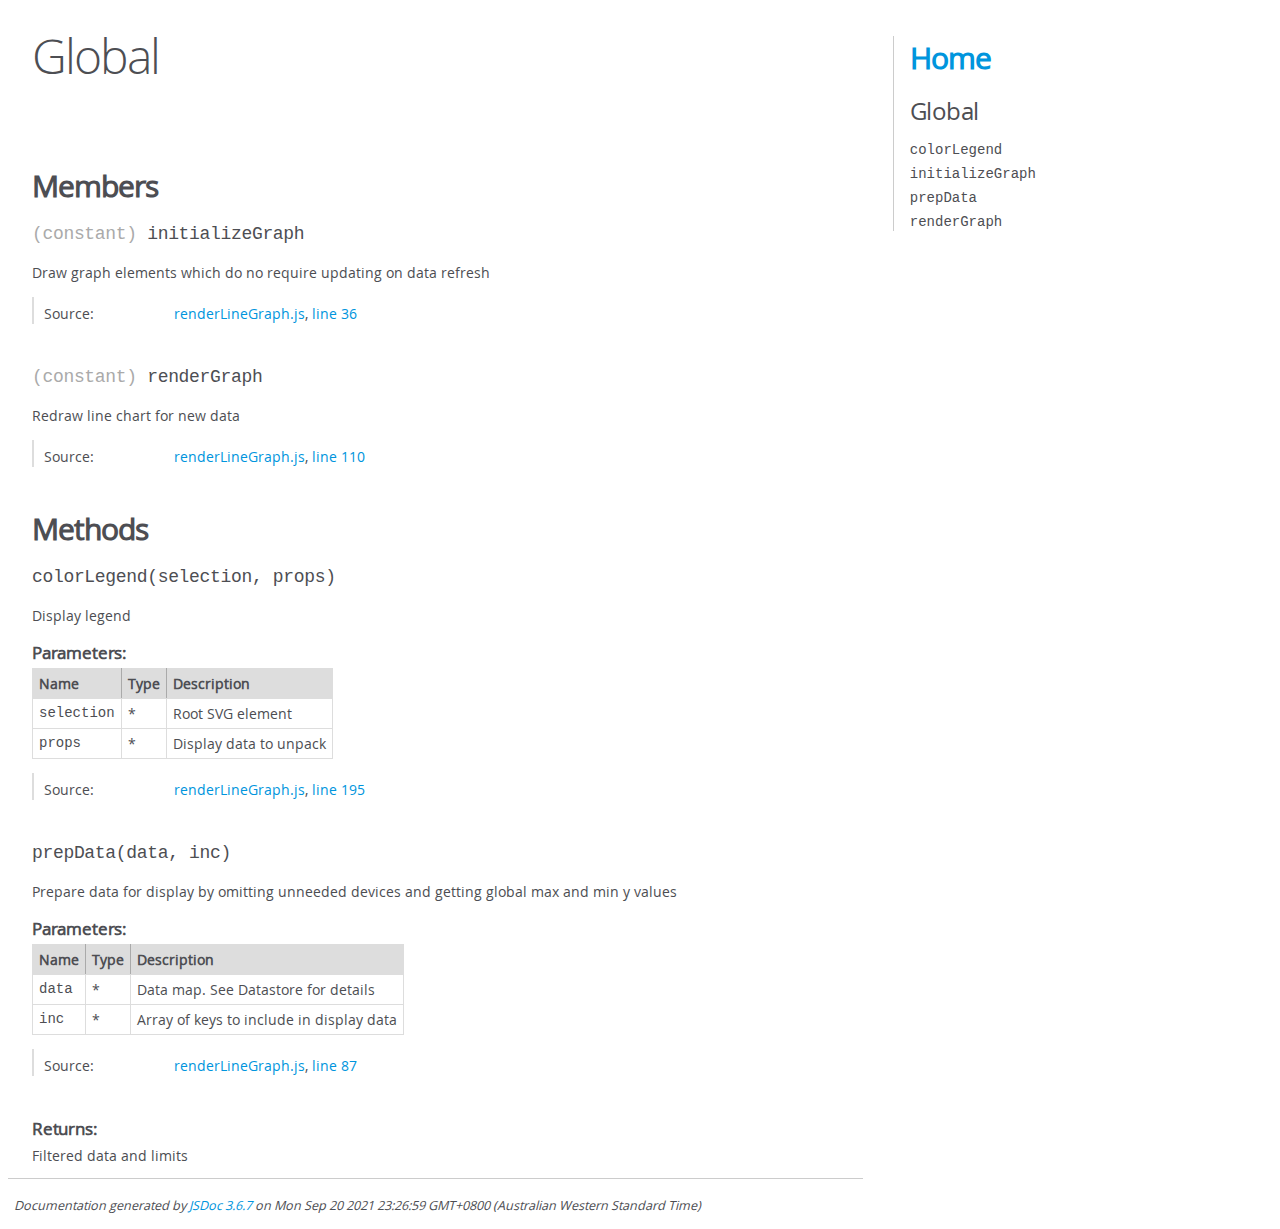
<file: documenation/global.html>
<!DOCTYPE html>
<html lang="en">
<head>
    <meta charset="utf-8">
    <title>JSDoc: Global</title>

    <script src="scripts/prettify/prettify.js"> </script>
    <script src="scripts/prettify/lang-css.js"> </script>
    <!--[if lt IE 9]>
      <script src="//html5shiv.googlecode.com/svn/trunk/html5.js"></script>
    <![endif]-->
    <link type="text/css" rel="stylesheet" href="styles/prettify-tomorrow.css">
    <link type="text/css" rel="stylesheet" href="styles/jsdoc-default.css">
</head>

<body>

<div id="main">

    <h1 class="page-title">Global</h1>

    




<section>

<header>
    
        <h2></h2>
        
    
</header>

<article>
    <div class="container-overview">
    
        

        


<dl class="details">

    

    

    

    

    

    

    

    

    

    

    

    

    

    

    

    
</dl>


        
    
    </div>

    

    

    

    

    

    

    
        <h3 class="subsection-title">Members</h3>

        
            
<h4 class="name" id="initializeGraph"><span class="type-signature">(constant) </span>initializeGraph<span class="type-signature"></span></h4>




<div class="description">
    Draw graph elements which do no require updating on data refresh
</div>







<dl class="details">

    

    

    

    

    

    

    

    

    

    

    

    

    
    <dt class="tag-source">Source:</dt>
    <dd class="tag-source"><ul class="dummy"><li>
        <a href="renderLineGraph.js.html">renderLineGraph.js</a>, <a href="renderLineGraph.js.html#line36">line 36</a>
    </li></ul></dd>
    

    

    

    
</dl>






        
            
<h4 class="name" id="renderGraph"><span class="type-signature">(constant) </span>renderGraph<span class="type-signature"></span></h4>




<div class="description">
    Redraw line chart for new data
</div>







<dl class="details">

    

    

    

    

    

    

    

    

    

    

    

    

    
    <dt class="tag-source">Source:</dt>
    <dd class="tag-source"><ul class="dummy"><li>
        <a href="renderLineGraph.js.html">renderLineGraph.js</a>, <a href="renderLineGraph.js.html#line110">line 110</a>
    </li></ul></dd>
    

    

    

    
</dl>






        
    

    
        <h3 class="subsection-title">Methods</h3>

        
            

    

    
    <h4 class="name" id="colorLegend"><span class="type-signature"></span>colorLegend<span class="signature">(selection, props)</span><span class="type-signature"></span></h4>
    

    



<div class="description">
    Display legend
</div>









    <h5>Parameters:</h5>
    

<table class="params">
    <thead>
    <tr>
        
        <th>Name</th>
        

        <th>Type</th>

        

        

        <th class="last">Description</th>
    </tr>
    </thead>

    <tbody>
    

        <tr>
            
                <td class="name"><code>selection</code></td>
            

            <td class="type">
            
                
<span class="param-type">*</span>


            
            </td>

            

            

            <td class="description last">Root SVG element</td>
        </tr>

    

        <tr>
            
                <td class="name"><code>props</code></td>
            

            <td class="type">
            
                
<span class="param-type">*</span>


            
            </td>

            

            

            <td class="description last">Display data to unpack</td>
        </tr>

    
    </tbody>
</table>






<dl class="details">

    

    

    

    

    

    

    

    

    

    

    

    

    
    <dt class="tag-source">Source:</dt>
    <dd class="tag-source"><ul class="dummy"><li>
        <a href="renderLineGraph.js.html">renderLineGraph.js</a>, <a href="renderLineGraph.js.html#line195">line 195</a>
    </li></ul></dd>
    

    

    

    
</dl>




















        
            

    

    
    <h4 class="name" id="prepData"><span class="type-signature"></span>prepData<span class="signature">(data, inc)</span><span class="type-signature"></span></h4>
    

    



<div class="description">
    Prepare data for display by omitting unneeded devices and getting global max and min y values
</div>









    <h5>Parameters:</h5>
    

<table class="params">
    <thead>
    <tr>
        
        <th>Name</th>
        

        <th>Type</th>

        

        

        <th class="last">Description</th>
    </tr>
    </thead>

    <tbody>
    

        <tr>
            
                <td class="name"><code>data</code></td>
            

            <td class="type">
            
                
<span class="param-type">*</span>


            
            </td>

            

            

            <td class="description last">Data map. See Datastore for details</td>
        </tr>

    

        <tr>
            
                <td class="name"><code>inc</code></td>
            

            <td class="type">
            
                
<span class="param-type">*</span>


            
            </td>

            

            

            <td class="description last">Array of keys to include in display data</td>
        </tr>

    
    </tbody>
</table>






<dl class="details">

    

    

    

    

    

    

    

    

    

    

    

    

    
    <dt class="tag-source">Source:</dt>
    <dd class="tag-source"><ul class="dummy"><li>
        <a href="renderLineGraph.js.html">renderLineGraph.js</a>, <a href="renderLineGraph.js.html#line87">line 87</a>
    </li></ul></dd>
    

    

    

    
</dl>















<h5>Returns:</h5>

        
<div class="param-desc">
    Filtered data and limits
</div>



    





        
    

    

    
</article>

</section>




</div>

<nav>
    <h2><a href="index.html">Home</a></h2><h3>Global</h3><ul><li><a href="global.html#colorLegend">colorLegend</a></li><li><a href="global.html#initializeGraph">initializeGraph</a></li><li><a href="global.html#prepData">prepData</a></li><li><a href="global.html#renderGraph">renderGraph</a></li></ul>
</nav>

<br class="clear">

<footer>
    Documentation generated by <a href="https://github.com/jsdoc/jsdoc">JSDoc 3.6.7</a> on Mon Sep 20 2021 23:26:59 GMT+0800 (Australian Western Standard Time)
</footer>

<script> prettyPrint(); </script>
<script src="scripts/linenumber.js"> </script>
</body>
</html>
</file>
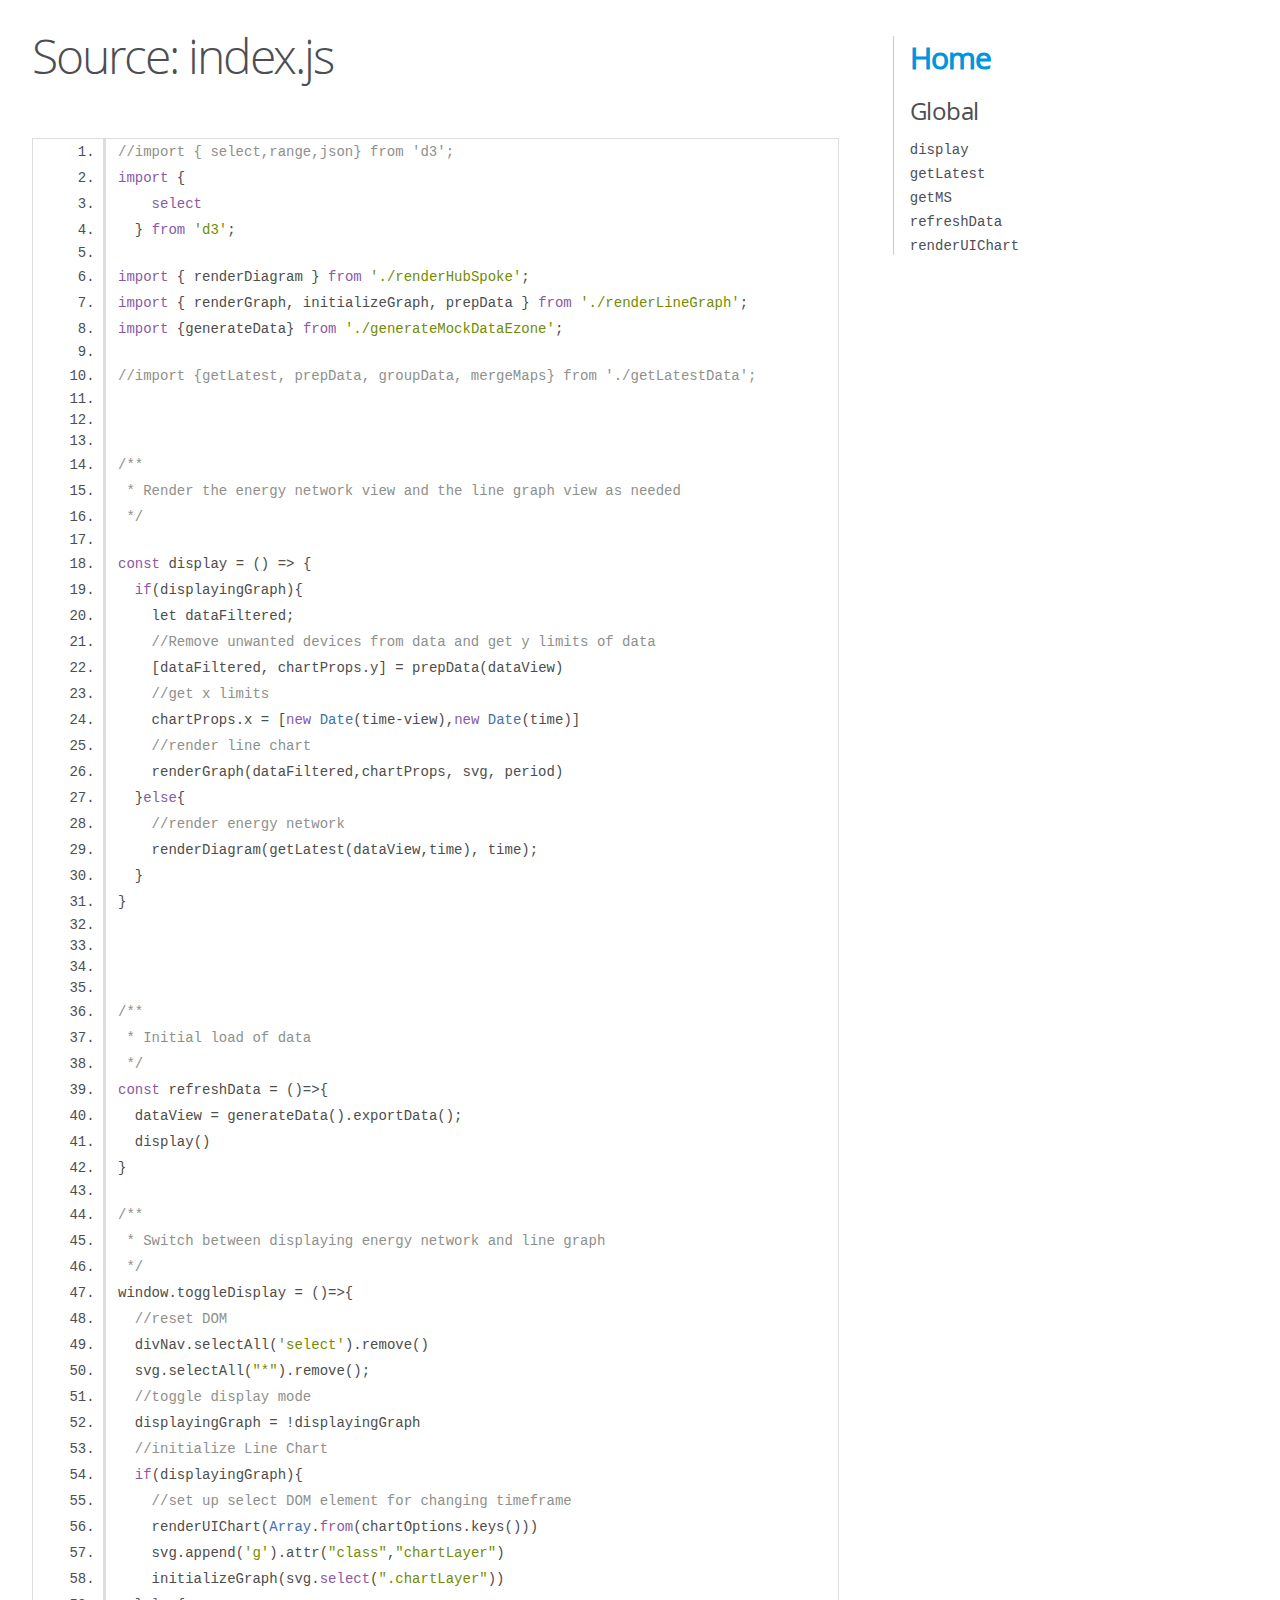
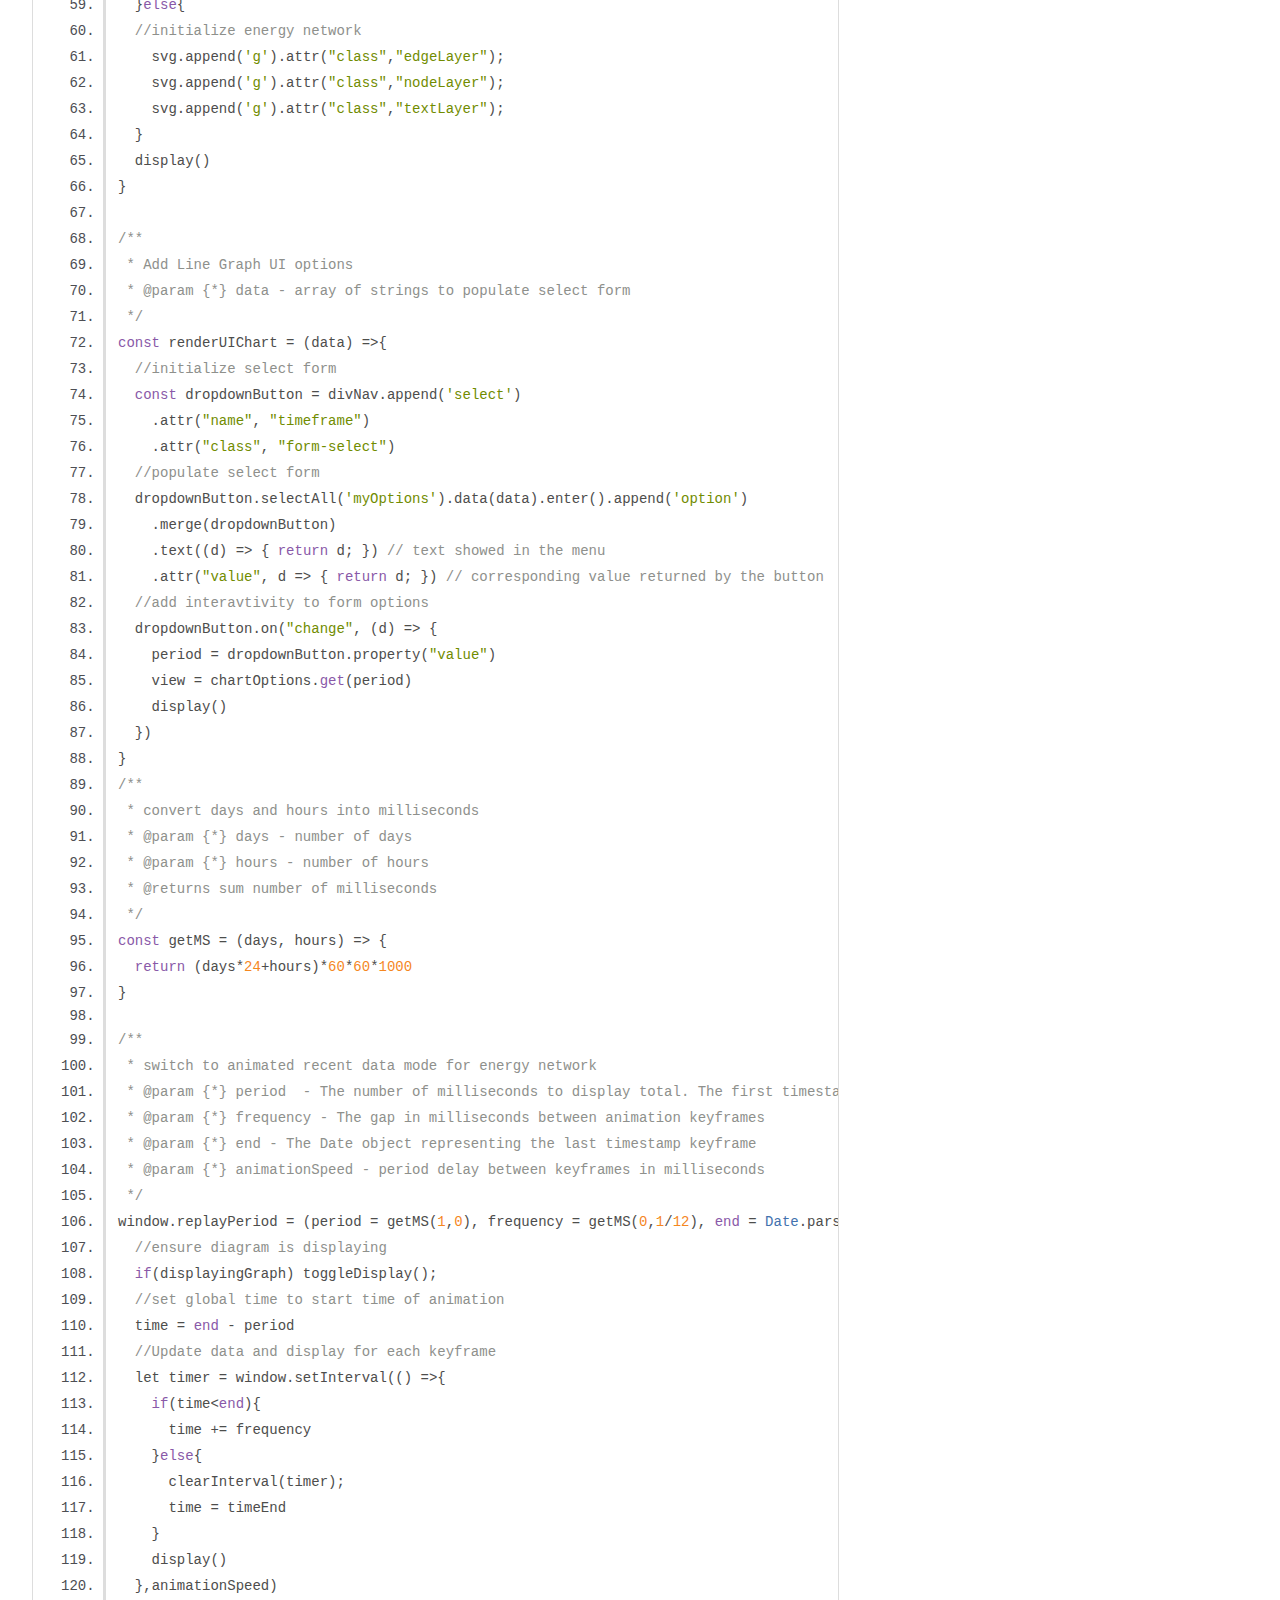
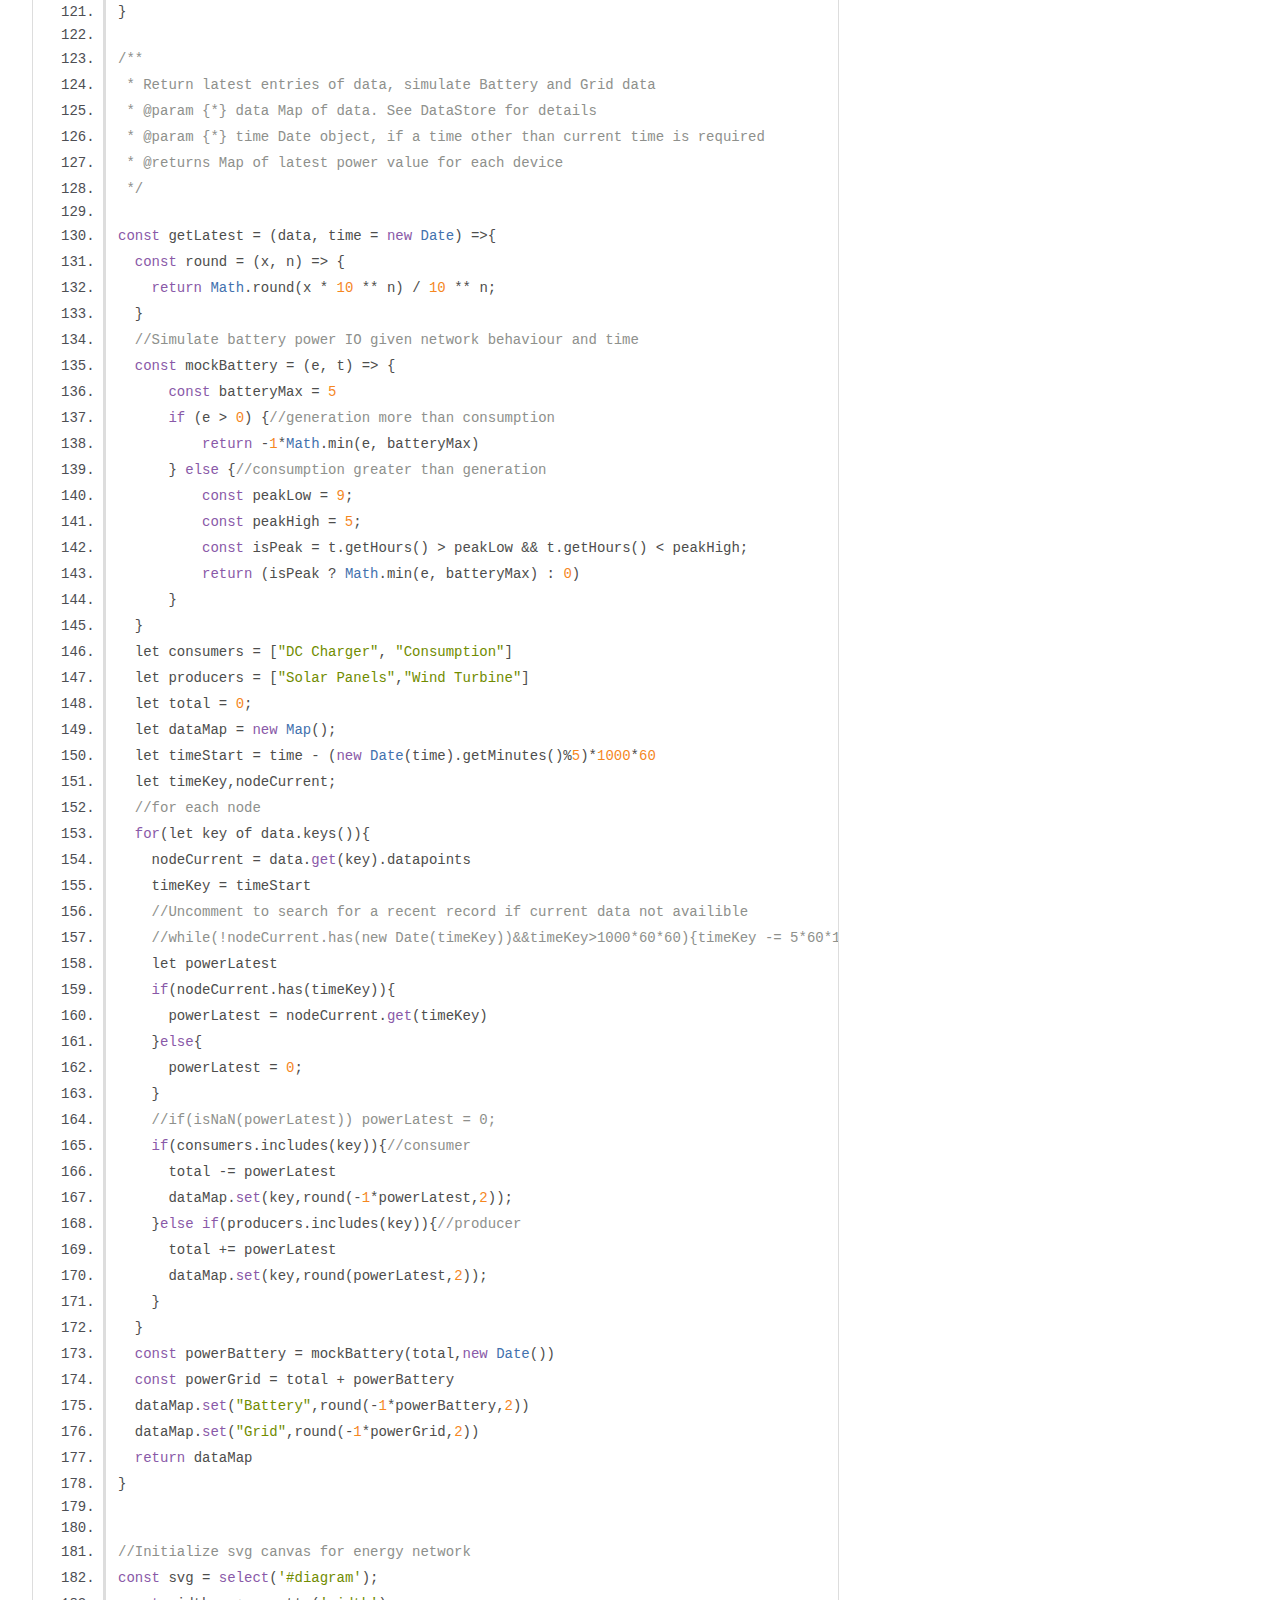
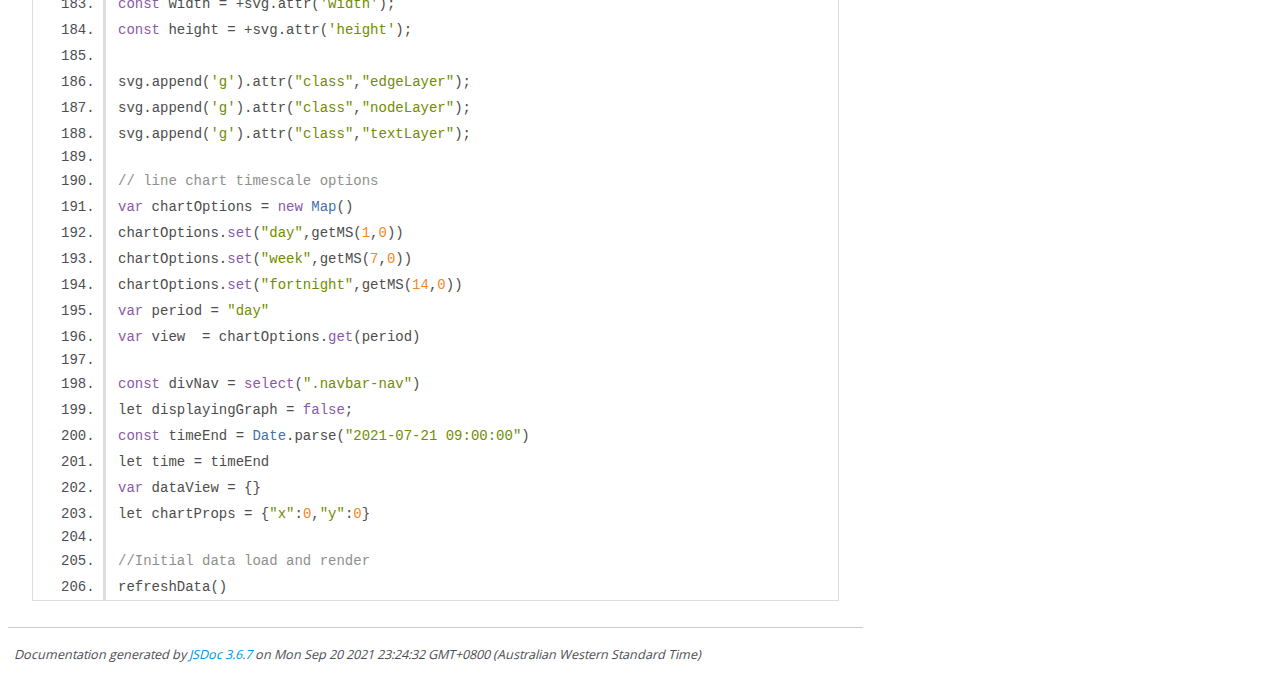
<file: documenation/index.js.html>
<!DOCTYPE html>
<html lang="en">
<head>
    <meta charset="utf-8">
    <title>JSDoc: Source: index.js</title>

    <script src="scripts/prettify/prettify.js"> </script>
    <script src="scripts/prettify/lang-css.js"> </script>
    <!--[if lt IE 9]>
      <script src="//html5shiv.googlecode.com/svn/trunk/html5.js"></script>
    <![endif]-->
    <link type="text/css" rel="stylesheet" href="styles/prettify-tomorrow.css">
    <link type="text/css" rel="stylesheet" href="styles/jsdoc-default.css">
</head>

<body>

<div id="main">

    <h1 class="page-title">Source: index.js</h1>

    



    
    <section>
        <article>
            <pre class="prettyprint source linenums"><code>//import { select,range,json} from 'd3';
import {
    select
  } from 'd3';

import { renderDiagram } from './renderHubSpoke';
import { renderGraph, initializeGraph, prepData } from './renderLineGraph';
import {generateData} from './generateMockDataEzone';

//import {getLatest, prepData, groupData, mergeMaps} from './getLatestData';



/**
 * Render the energy network view and the line graph view as needed
 */

const display = () => {
  if(displayingGraph){
    let dataFiltered;
    //Remove unwanted devices from data and get y limits of data
    [dataFiltered, chartProps.y] = prepData(dataView)
    //get x limits
    chartProps.x = [new Date(time-view),new Date(time)]
    //render line chart
    renderGraph(dataFiltered,chartProps, svg, period)
  }else{
    //render energy network
    renderDiagram(getLatest(dataView,time), time);
  }
}




/**
 * Initial load of data
 */
const refreshData = ()=>{
  dataView = generateData().exportData();
  display()
}

/**
 * Switch between displaying energy network and line graph
 */
window.toggleDisplay = ()=>{
  //reset DOM
  divNav.selectAll('select').remove()
  svg.selectAll("*").remove();
  //toggle display mode
  displayingGraph = !displayingGraph
  //initialize Line Chart
  if(displayingGraph){
    //set up select DOM element for changing timeframe
    renderUIChart(Array.from(chartOptions.keys()))
    svg.append('g').attr("class","chartLayer")
    initializeGraph(svg.select(".chartLayer"))
  }else{
  //initialize energy network
    svg.append('g').attr("class","edgeLayer");
    svg.append('g').attr("class","nodeLayer");
    svg.append('g').attr("class","textLayer");
  }
  display()
}
 
/**
 * Add Line Graph UI options
 * @param {*} data - array of strings to populate select form 
 */
const renderUIChart = (data) =>{
  //initialize select form
  const dropdownButton = divNav.append('select')
    .attr("name", "timeframe")
    .attr("class", "form-select")
  //populate select form
  dropdownButton.selectAll('myOptions').data(data).enter().append('option')
    .merge(dropdownButton)
    .text((d) => { return d; }) // text showed in the menu
    .attr("value", d => { return d; }) // corresponding value returned by the button
  //add interavtivity to form options
  dropdownButton.on("change", (d) => {
    period = dropdownButton.property("value")
    view = chartOptions.get(period)
    display()
  })
}
/**
 * convert days and hours into milliseconds
 * @param {*} days - number of days
 * @param {*} hours - number of hours
 * @returns sum number of milliseconds 
 */
const getMS = (days, hours) => {
  return (days*24+hours)*60*60*1000
}

/**
 * switch to animated recent data mode for energy network
 * @param {*} period  - The number of milliseconds to display total. The first timestamp is end time minus period.
 * @param {*} frequency - The gap in milliseconds between animation keyframes
 * @param {*} end - The Date object representing the last timestamp keyframe
 * @param {*} animationSpeed - period delay between keyframes in milliseconds
 */
window.replayPeriod = (period = getMS(1,0), frequency = getMS(0,1/12), end = Date.parse("2021-07-21 09:00:00"), animationSpeed = 800) => {
  //ensure diagram is displaying
  if(displayingGraph) toggleDisplay();
  //set global time to start time of animation
  time = end - period
  //Update data and display for each keyframe
  let timer = window.setInterval(() =>{
    if(time&lt;end){
      time += frequency
    }else{
      clearInterval(timer);
      time = timeEnd
    } 
    display()
  },animationSpeed)
}

/**
 * Return latest entries of data, simulate Battery and Grid data
 * @param {*} data Map of data. See DataStore for details
 * @param {*} time Date object, if a time other than current time is required
 * @returns Map of latest power value for each device
 */

const getLatest = (data, time = new Date) =>{
  const round = (x, n) => {
    return Math.round(x * 10 ** n) / 10 ** n;
  }
  //Simulate battery power IO given network behaviour and time
  const mockBattery = (e, t) => {
      const batteryMax = 5
      if (e > 0) {//generation more than consumption
          return -1*Math.min(e, batteryMax)
      } else {//consumption greater than generation
          const peakLow = 9;
          const peakHigh = 5;
          const isPeak = t.getHours() > peakLow &amp;&amp; t.getHours() &lt; peakHigh;
          return (isPeak ? Math.min(e, batteryMax) : 0)
      }
  }
  let consumers = ["DC Charger", "Consumption"]
  let producers = ["Solar Panels","Wind Turbine"]
  let total = 0;
  let dataMap = new Map();
  let timeStart = time - (new Date(time).getMinutes()%5)*1000*60
  let timeKey,nodeCurrent;
  //for each node
  for(let key of data.keys()){
    nodeCurrent = data.get(key).datapoints
    timeKey = timeStart
    //Uncomment to search for a recent record if current data not availible
    //while(!nodeCurrent.has(new Date(timeKey))&amp;&amp;timeKey>1000*60*60){timeKey -= 5*60*1000;}
    let powerLatest
    if(nodeCurrent.has(timeKey)){
      powerLatest = nodeCurrent.get(timeKey)
    }else{
      powerLatest = 0;
    }
    //if(isNaN(powerLatest)) powerLatest = 0;
    if(consumers.includes(key)){//consumer
      total -= powerLatest
      dataMap.set(key,round(-1*powerLatest,2));
    }else if(producers.includes(key)){//producer
      total += powerLatest
      dataMap.set(key,round(powerLatest,2));
    }
  }
  const powerBattery = mockBattery(total,new Date())
  const powerGrid = total + powerBattery
  dataMap.set("Battery",round(-1*powerBattery,2))
  dataMap.set("Grid",round(-1*powerGrid,2))
  return dataMap
}


//Initialize svg canvas for energy network
const svg = select('#diagram');
const width = +svg.attr('width');
const height = +svg.attr('height');
  
svg.append('g').attr("class","edgeLayer");
svg.append('g').attr("class","nodeLayer");
svg.append('g').attr("class","textLayer");

// line chart timescale options
var chartOptions = new Map()
chartOptions.set("day",getMS(1,0))
chartOptions.set("week",getMS(7,0))
chartOptions.set("fortnight",getMS(14,0))
var period = "day"
var view  = chartOptions.get(period)

const divNav = select(".navbar-nav")
let displayingGraph = false;
const timeEnd = Date.parse("2021-07-21 09:00:00")
let time = timeEnd
var dataView = {}
let chartProps = {"x":0,"y":0}

//Initial data load and render
refreshData()
</code></pre>
        </article>
    </section>




</div>

<nav>
    <h2><a href="index.html">Home</a></h2><h3>Global</h3><ul><li><a href="global.html#display">display</a></li><li><a href="global.html#getLatest">getLatest</a></li><li><a href="global.html#getMS">getMS</a></li><li><a href="global.html#refreshData">refreshData</a></li><li><a href="global.html#renderUIChart">renderUIChart</a></li></ul>
</nav>

<br class="clear">

<footer>
    Documentation generated by <a href="https://github.com/jsdoc/jsdoc">JSDoc 3.6.7</a> on Mon Sep 20 2021 23:24:32 GMT+0800 (Australian Western Standard Time)
</footer>

<script> prettyPrint(); </script>
<script src="scripts/linenumber.js"> </script>
</body>
</html>
</file>
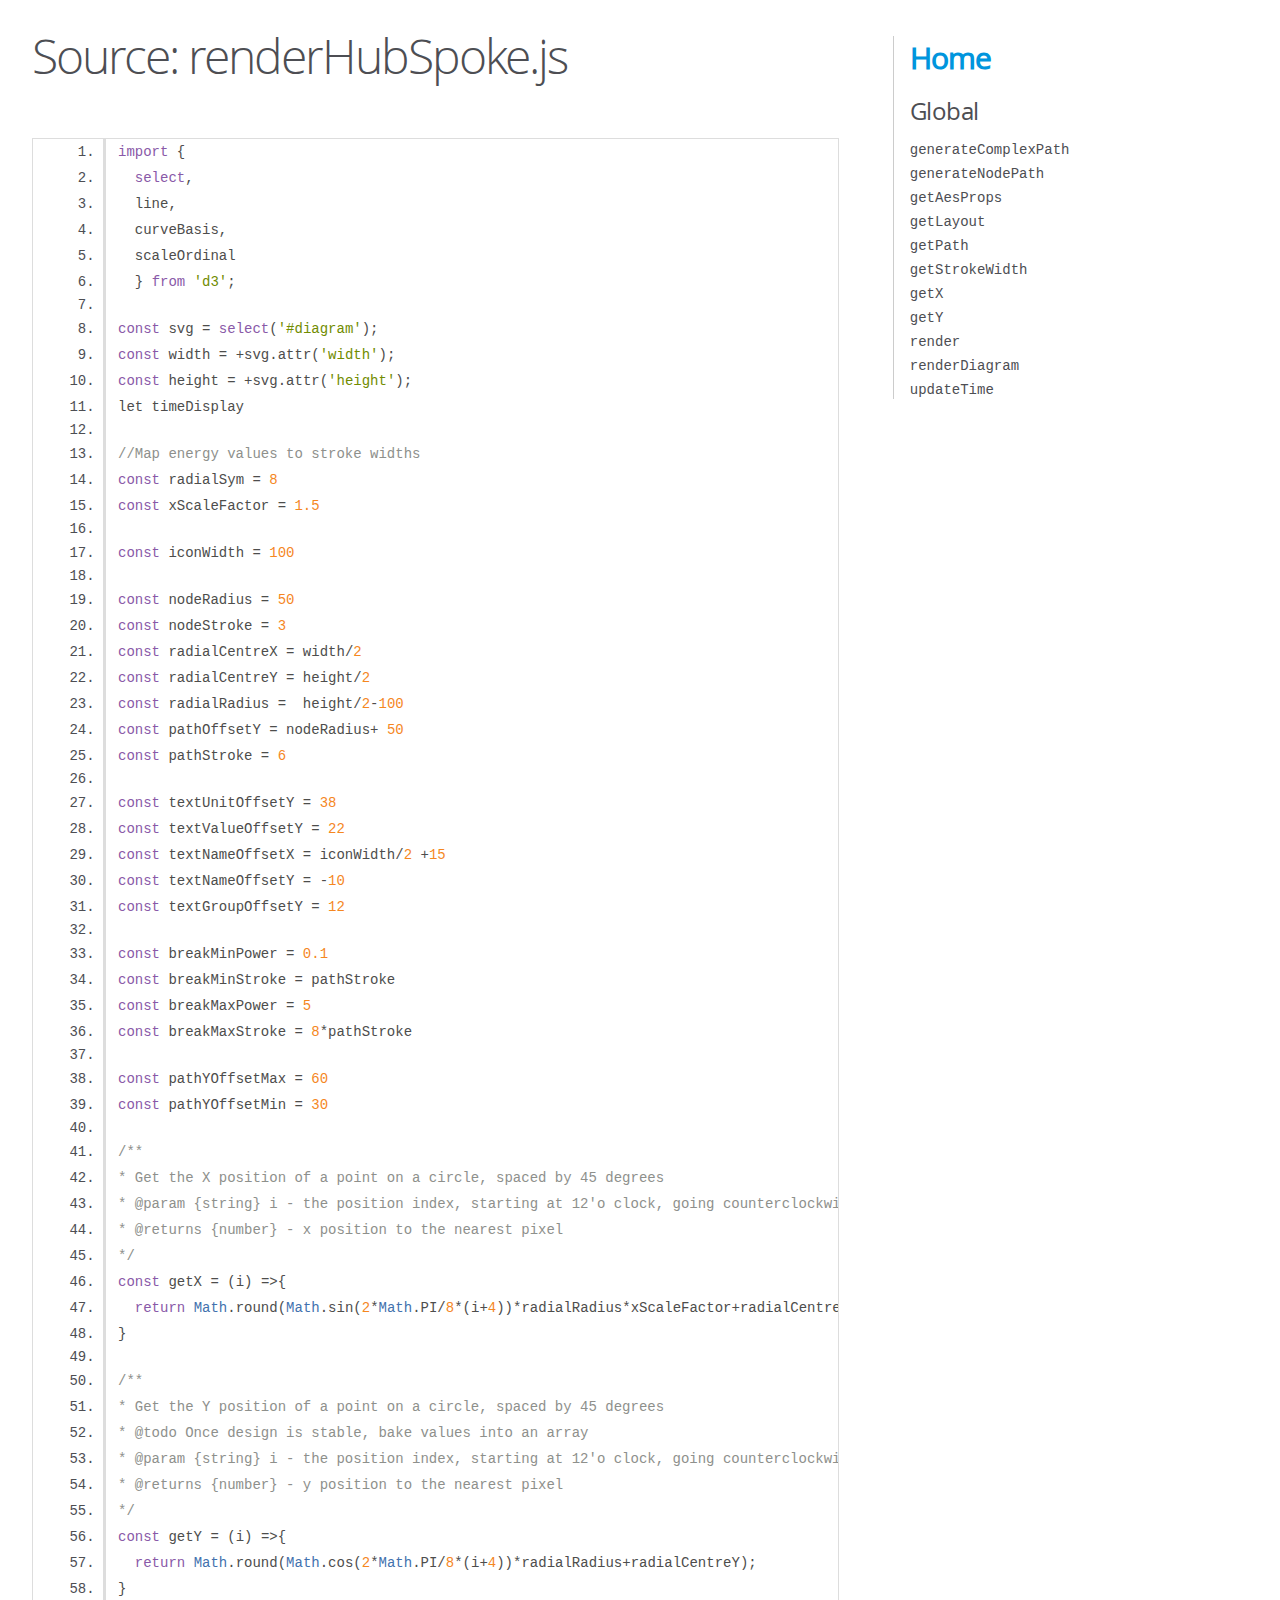
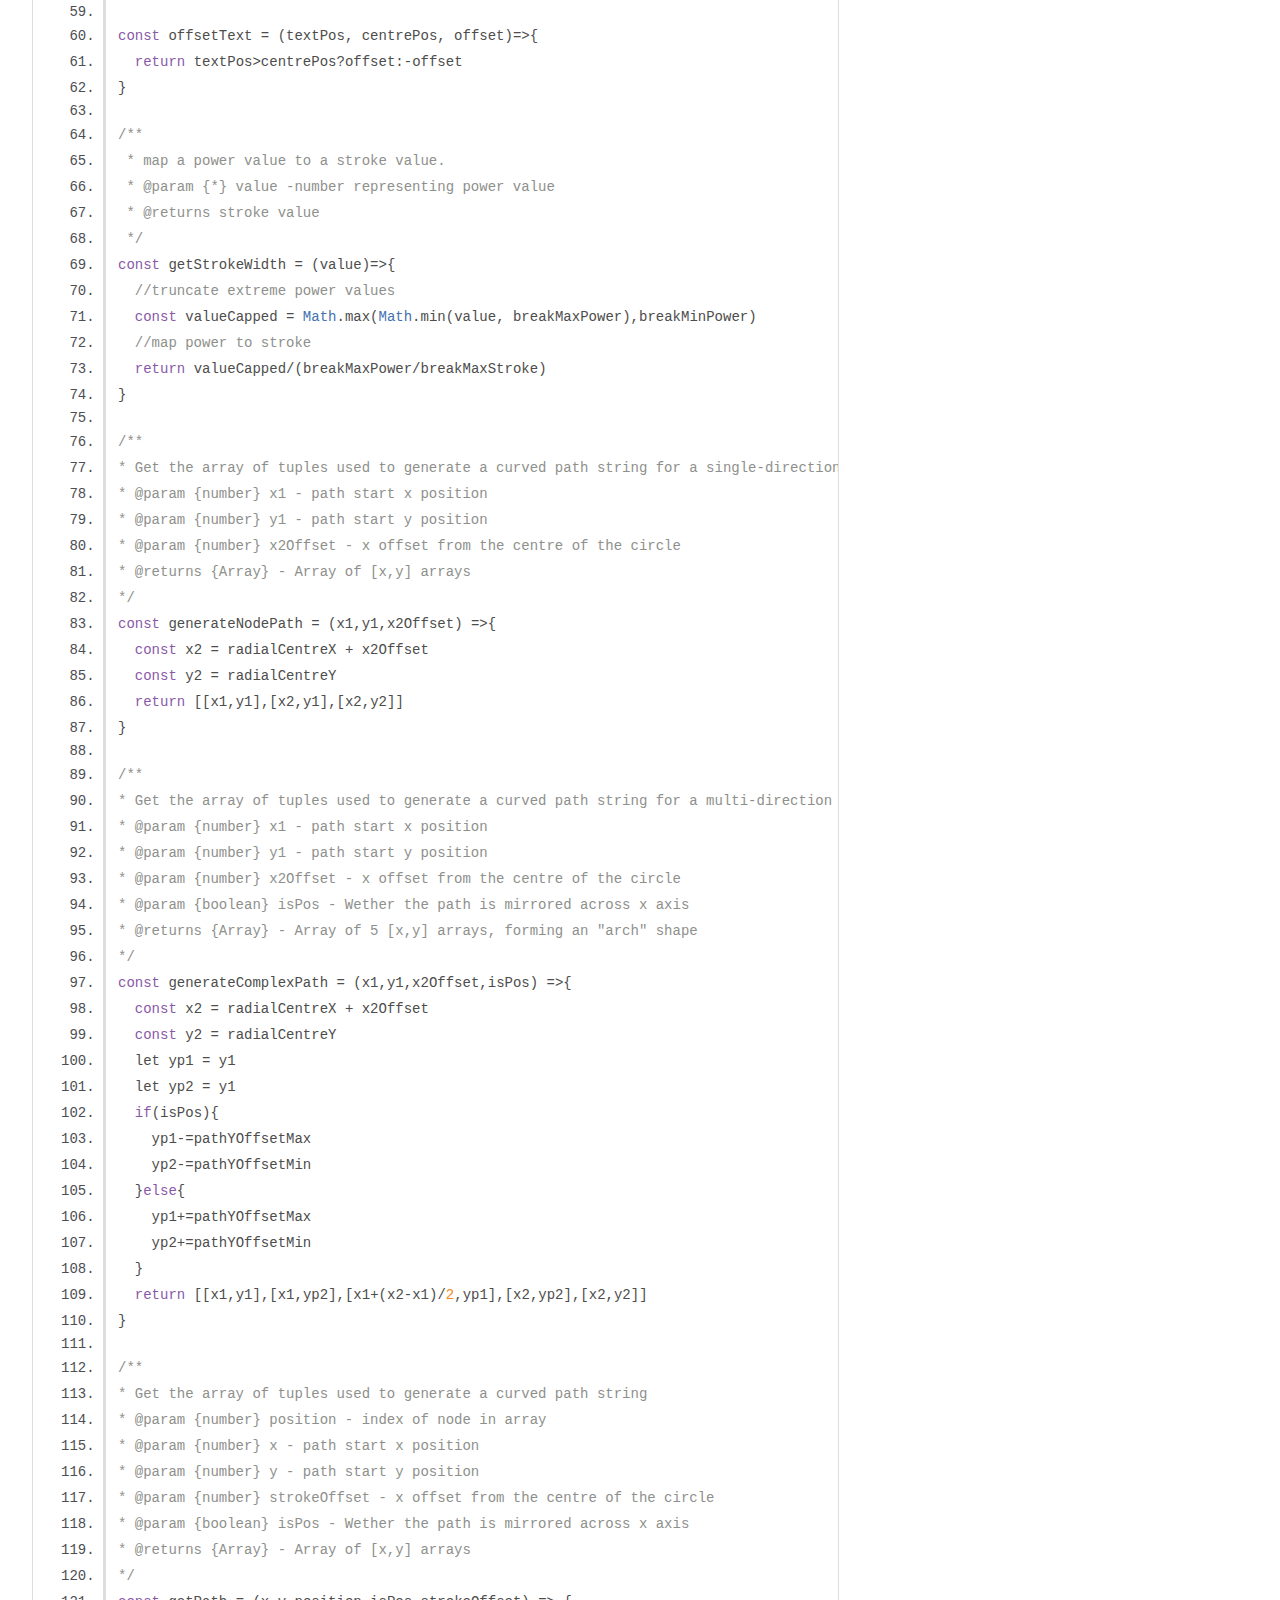
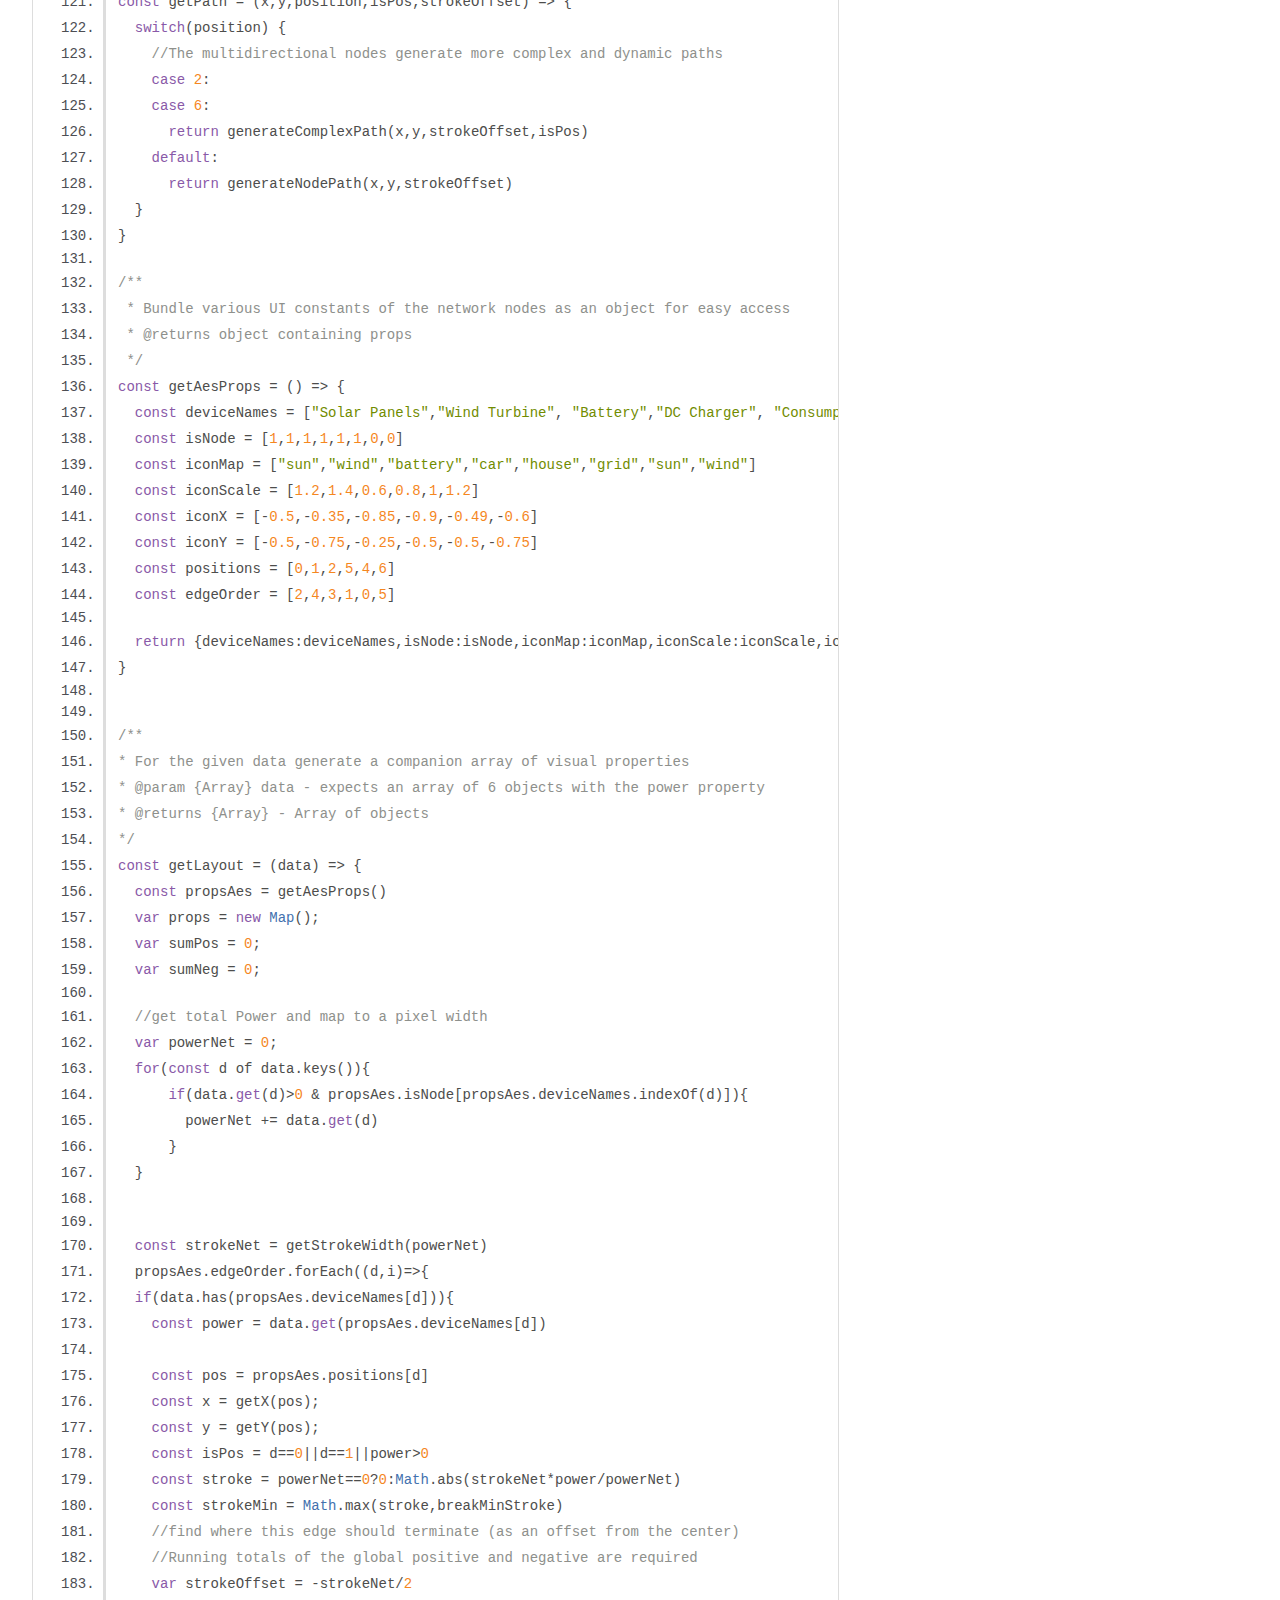
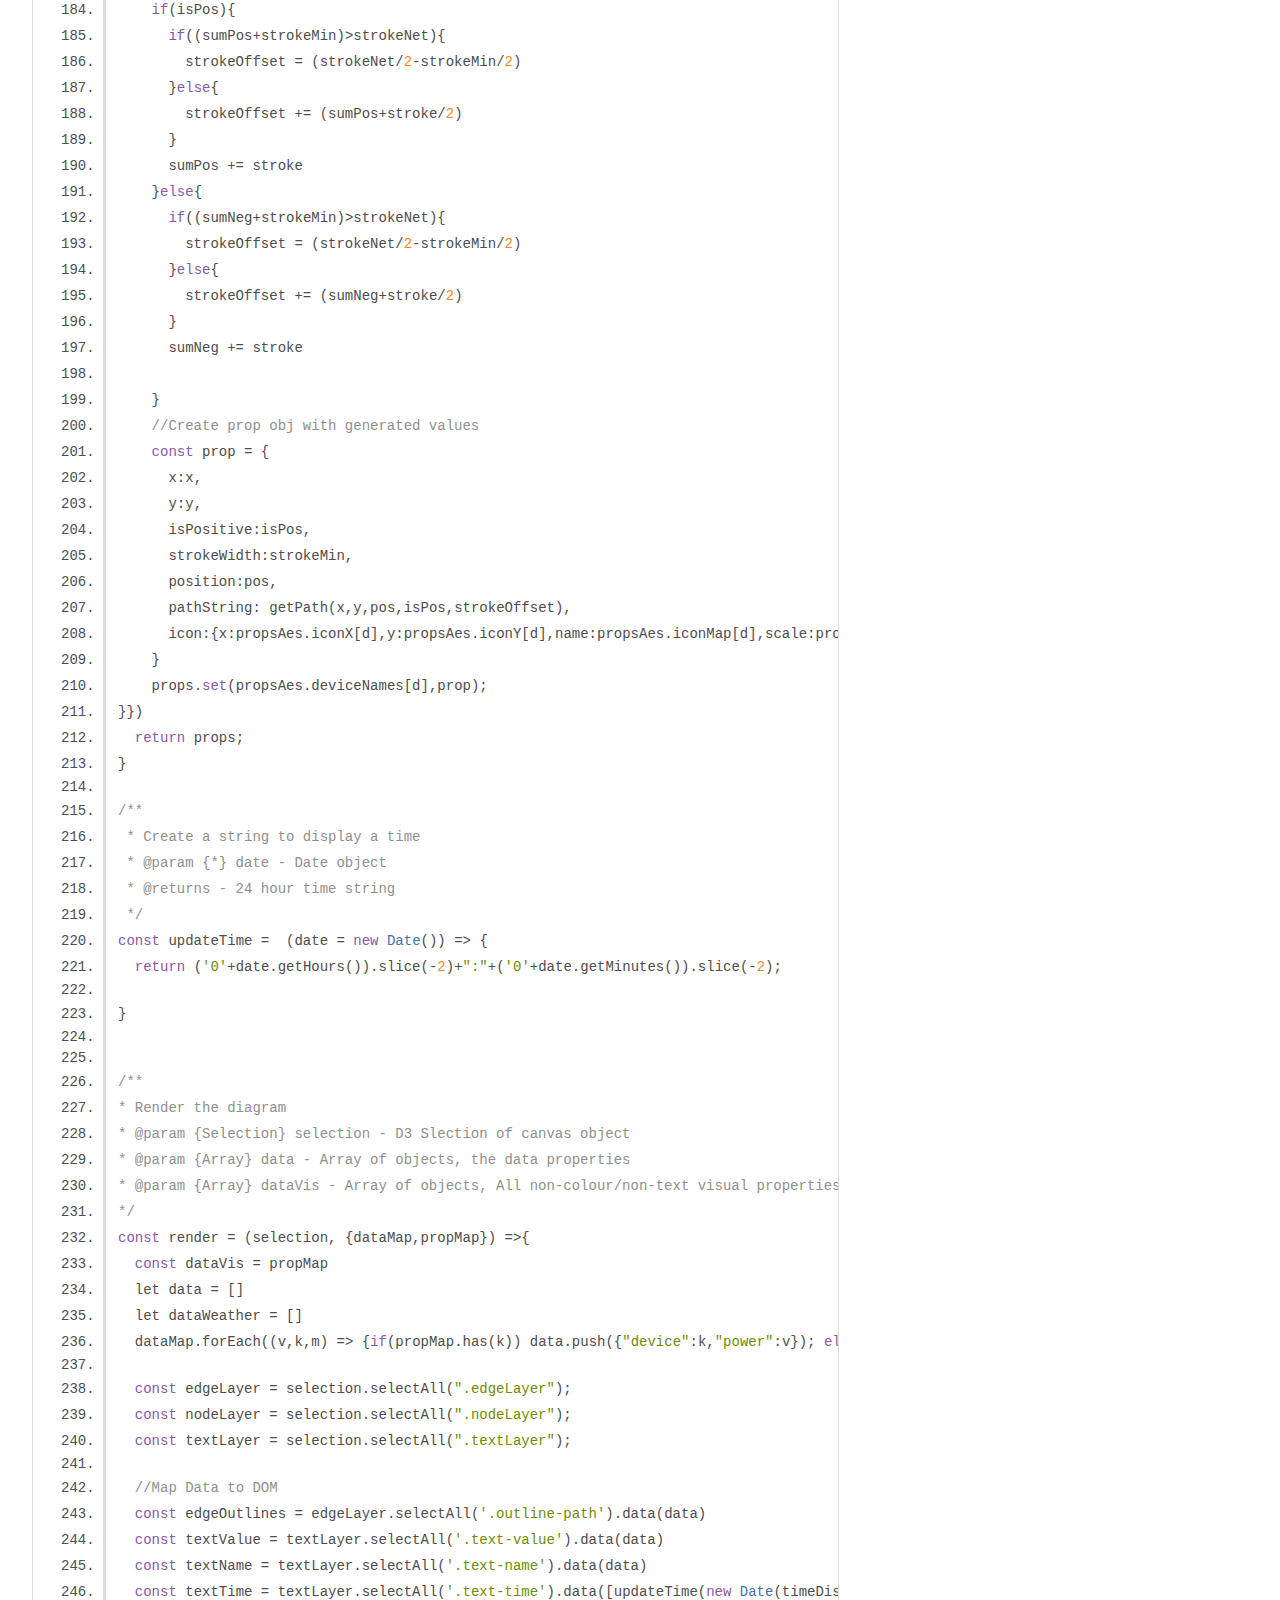
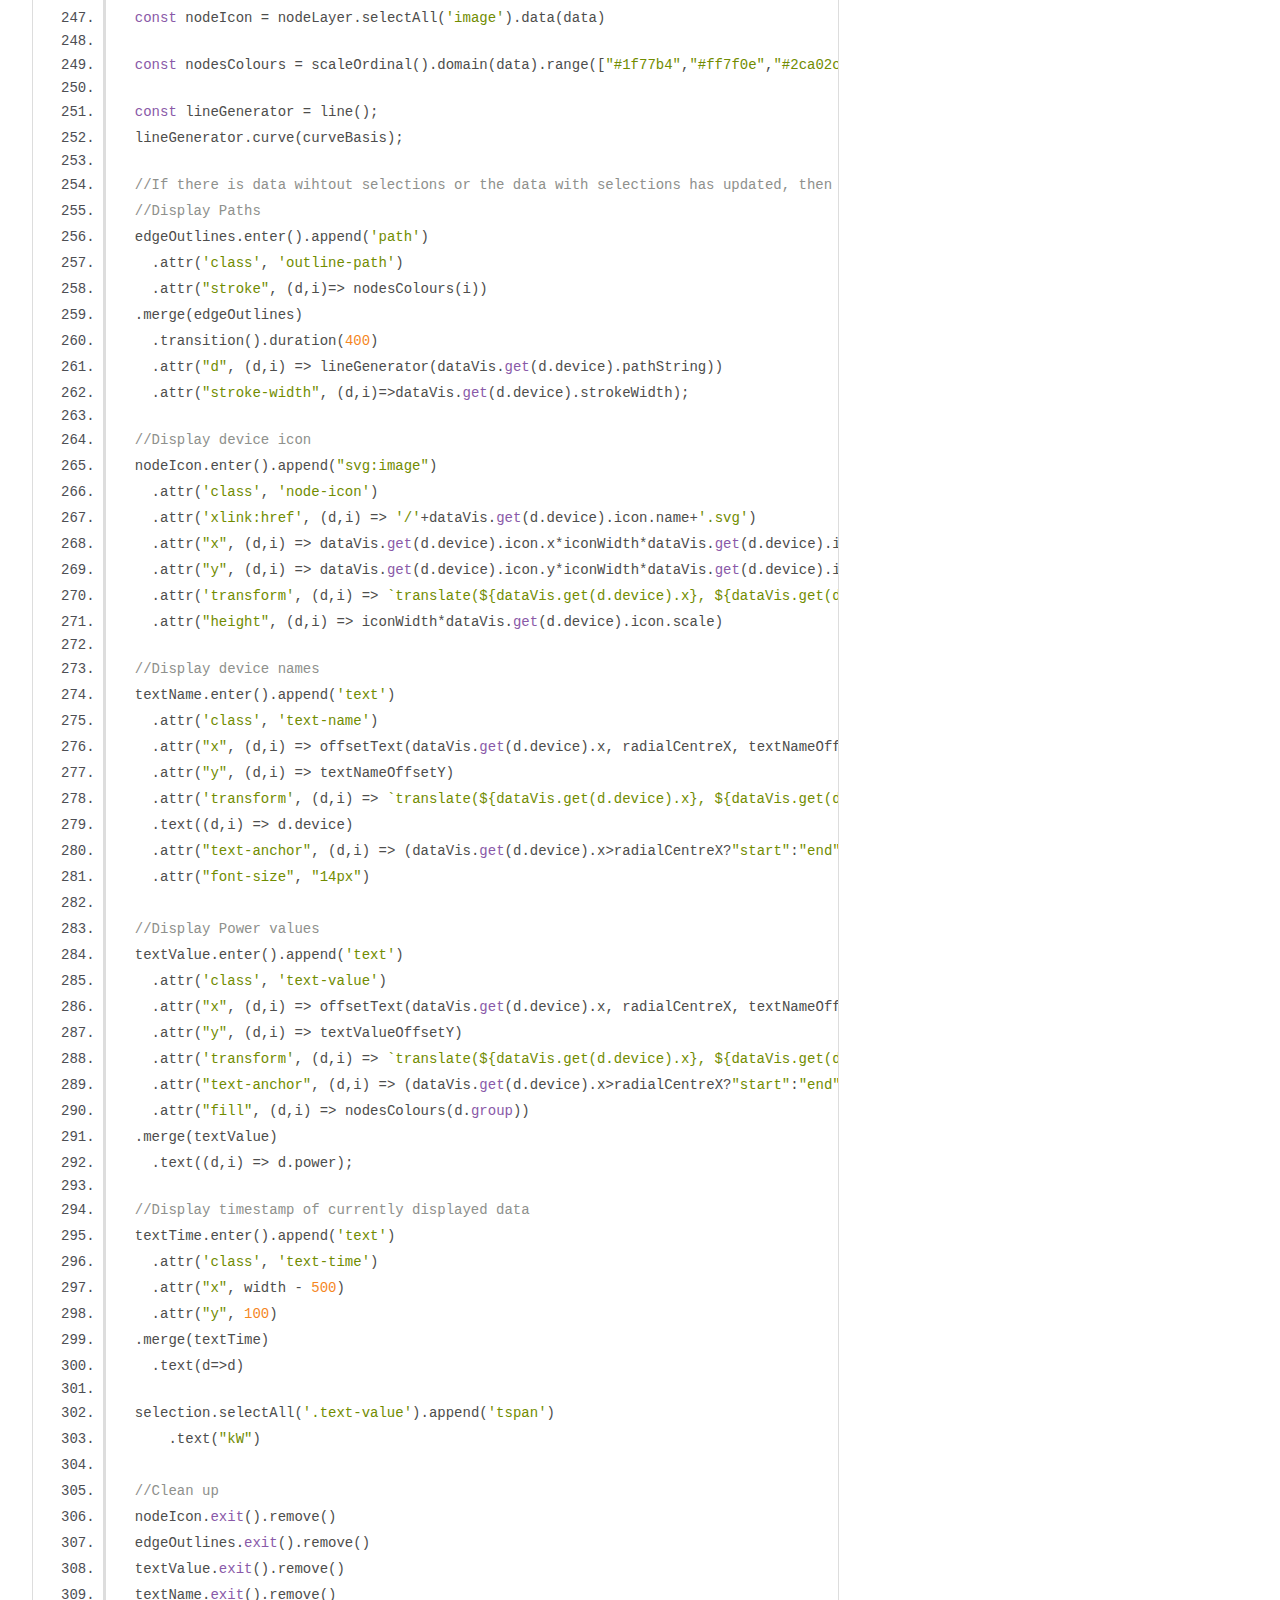
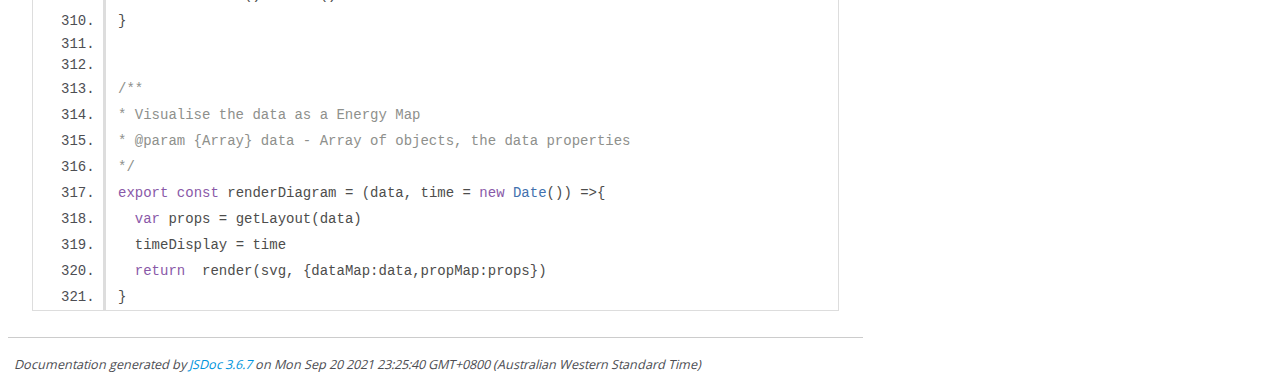
<file: documenation/renderHubSpoke.js.html>
<!DOCTYPE html>
<html lang="en">
<head>
    <meta charset="utf-8">
    <title>JSDoc: Source: renderHubSpoke.js</title>

    <script src="scripts/prettify/prettify.js"> </script>
    <script src="scripts/prettify/lang-css.js"> </script>
    <!--[if lt IE 9]>
      <script src="//html5shiv.googlecode.com/svn/trunk/html5.js"></script>
    <![endif]-->
    <link type="text/css" rel="stylesheet" href="styles/prettify-tomorrow.css">
    <link type="text/css" rel="stylesheet" href="styles/jsdoc-default.css">
</head>

<body>

<div id="main">

    <h1 class="page-title">Source: renderHubSpoke.js</h1>

    



    
    <section>
        <article>
            <pre class="prettyprint source linenums"><code>import { 
  select,
  line,
  curveBasis,
  scaleOrdinal
  } from 'd3';

const svg = select('#diagram');
const width = +svg.attr('width');
const height = +svg.attr('height');
let timeDisplay

//Map energy values to stroke widths
const radialSym = 8
const xScaleFactor = 1.5

const iconWidth = 100

const nodeRadius = 50
const nodeStroke = 3
const radialCentreX = width/2
const radialCentreY = height/2
const radialRadius =  height/2-100
const pathOffsetY = nodeRadius+ 50
const pathStroke = 6

const textUnitOffsetY = 38
const textValueOffsetY = 22
const textNameOffsetX = iconWidth/2 +15
const textNameOffsetY = -10
const textGroupOffsetY = 12

const breakMinPower = 0.1
const breakMinStroke = pathStroke
const breakMaxPower = 5
const breakMaxStroke = 8*pathStroke

const pathYOffsetMax = 60
const pathYOffsetMin = 30

/**
* Get the X position of a point on a circle, spaced by 45 degrees
* @param {string} i - the position index, starting at 12'o clock, going counterclockwise
* @returns {number} - x position to the nearest pixel
*/
const getX = (i) =>{
  return Math.round(Math.sin(2*Math.PI/8*(i+4))*radialRadius*xScaleFactor+radialCentreX);
}

/**
* Get the Y position of a point on a circle, spaced by 45 degrees
* @todo Once design is stable, bake values into an array
* @param {string} i - the position index, starting at 12'o clock, going counterclockwise
* @returns {number} - y position to the nearest pixel
*/
const getY = (i) =>{
  return Math.round(Math.cos(2*Math.PI/8*(i+4))*radialRadius+radialCentreY);
}

const offsetText = (textPos, centrePos, offset)=>{
  return textPos>centrePos?offset:-offset
}

/**
 * map a power value to a stroke value.
 * @param {*} value -number representing power value
 * @returns stroke value
 */
const getStrokeWidth = (value)=>{
  //truncate extreme power values
  const valueCapped = Math.max(Math.min(value, breakMaxPower),breakMinPower)
  //map power to stroke
  return valueCapped/(breakMaxPower/breakMaxStroke)
}

/**
* Get the array of tuples used to generate a curved path string for a single-direction node to the centre
* @param {number} x1 - path start x position
* @param {number} y1 - path start y position
* @param {number} x2Offset - x offset from the centre of the circle
* @returns {Array} - Array of [x,y] arrays
*/
const generateNodePath = (x1,y1,x2Offset) =>{
  const x2 = radialCentreX + x2Offset
  const y2 = radialCentreY
  return [[x1,y1],[x2,y1],[x2,y2]]
}

/**
* Get the array of tuples used to generate a curved path string for a multi-direction node to the centre
* @param {number} x1 - path start x position
* @param {number} y1 - path start y position
* @param {number} x2Offset - x offset from the centre of the circle
* @param {boolean} isPos - Wether the path is mirrored across x axis
* @returns {Array} - Array of 5 [x,y] arrays, forming an "arch" shape
*/
const generateComplexPath = (x1,y1,x2Offset,isPos) =>{
  const x2 = radialCentreX + x2Offset
  const y2 = radialCentreY
  let yp1 = y1
  let yp2 = y1
  if(isPos){
    yp1-=pathYOffsetMax
    yp2-=pathYOffsetMin
  }else{
    yp1+=pathYOffsetMax
    yp2+=pathYOffsetMin
  }
  return [[x1,y1],[x1,yp2],[x1+(x2-x1)/2,yp1],[x2,yp2],[x2,y2]]
}

/**
* Get the array of tuples used to generate a curved path string
* @param {number} position - index of node in array
* @param {number} x - path start x position
* @param {number} y - path start y position
* @param {number} strokeOffset - x offset from the centre of the circle
* @param {boolean} isPos - Wether the path is mirrored across x axis
* @returns {Array} - Array of [x,y] arrays
*/
const getPath = (x,y,position,isPos,strokeOffset) => {
  switch(position) {
    //The multidirectional nodes generate more complex and dynamic paths 
    case 2:
    case 6:
      return generateComplexPath(x,y,strokeOffset,isPos)
    default:
      return generateNodePath(x,y,strokeOffset)
  }
}

/**
 * Bundle various UI constants of the network nodes as an object for easy access
 * @returns object containing props
 */
const getAesProps = () => {
  const deviceNames = ["Solar Panels","Wind Turbine", "Battery","DC Charger", "Consumption","Grid","Solar Irradiance","Wind Speed"];
  const isNode = [1,1,1,1,1,1,0,0]
  const iconMap = ["sun","wind","battery","car","house","grid","sun","wind"]
  const iconScale = [1.2,1.4,0.6,0.8,1,1.2]
  const iconX = [-0.5,-0.35,-0.85,-0.9,-0.49,-0.6]
  const iconY = [-0.5,-0.75,-0.25,-0.5,-0.5,-0.75]
  const positions = [0,1,2,5,4,6]
  const edgeOrder = [2,4,3,1,0,5]

  return {deviceNames:deviceNames,isNode:isNode,iconMap:iconMap,iconScale:iconScale,iconX:iconX,iconY:iconY, positions:positions, edgeOrder:edgeOrder}
}


/**
* For the given data generate a companion array of visual properties
* @param {Array} data - expects an array of 6 objects with the power property
* @returns {Array} - Array of objects
*/
const getLayout = (data) => {
  const propsAes = getAesProps()
  var props = new Map();
  var sumPos = 0;
  var sumNeg = 0;

  //get total Power and map to a pixel width
  var powerNet = 0;
  for(const d of data.keys()){
      if(data.get(d)>0 &amp; propsAes.isNode[propsAes.deviceNames.indexOf(d)]){
        powerNet += data.get(d)
      }
  }
  

  const strokeNet = getStrokeWidth(powerNet)
  propsAes.edgeOrder.forEach((d,i)=>{
  if(data.has(propsAes.deviceNames[d])){
    const power = data.get(propsAes.deviceNames[d])
    
    const pos = propsAes.positions[d]
    const x = getX(pos);
    const y = getY(pos);
    const isPos = d==0||d==1||power>0
    const stroke = powerNet==0?0:Math.abs(strokeNet*power/powerNet)
    const strokeMin = Math.max(stroke,breakMinStroke)
    //find where this edge should terminate (as an offset from the center)
    //Running totals of the global positive and negative are required
    var strokeOffset = -strokeNet/2
    if(isPos){
      if((sumPos+strokeMin)>strokeNet){
        strokeOffset = (strokeNet/2-strokeMin/2)
      }else{
        strokeOffset += (sumPos+stroke/2)
      }
      sumPos += stroke
    }else{
      if((sumNeg+strokeMin)>strokeNet){
        strokeOffset = (strokeNet/2-strokeMin/2)
      }else{
        strokeOffset += (sumNeg+stroke/2)
      }
      sumNeg += stroke
      
    }
    //Create prop obj with generated values
    const prop = {
      x:x,
      y:y,
      isPositive:isPos,
      strokeWidth:strokeMin,
      position:pos,
      pathString: getPath(x,y,pos,isPos,strokeOffset),
      icon:{x:propsAes.iconX[d],y:propsAes.iconY[d],name:propsAes.iconMap[d],scale:propsAes.iconScale[d]}
    }
    props.set(propsAes.deviceNames[d],prop);
}})
  return props;
}

/**
 * Create a string to display a time
 * @param {*} date - Date object 
 * @returns - 24 hour time string
 */
const updateTime =  (date = new Date()) => {
  return ('0'+date.getHours()).slice(-2)+":"+('0'+date.getMinutes()).slice(-2);

}


/**
* Render the diagram
* @param {Selection} selection - D3 Slection of canvas object
* @param {Array} data - Array of objects, the data properties
* @param {Array} dataVis - Array of objects, All non-colour/non-text visual properties
*/
const render = (selection, {dataMap,propMap}) =>{
  const dataVis = propMap
  let data = []
  let dataWeather = []
  dataMap.forEach((v,k,m) => {if(propMap.has(k)) data.push({"device":k,"power":v}); else dataWeather.push(v);})

  const edgeLayer = selection.selectAll(".edgeLayer");
  const nodeLayer = selection.selectAll(".nodeLayer");
  const textLayer = selection.selectAll(".textLayer");

  //Map Data to DOM
  const edgeOutlines = edgeLayer.selectAll('.outline-path').data(data)
  const textValue = textLayer.selectAll('.text-value').data(data)
  const textName = textLayer.selectAll('.text-name').data(data)
  const textTime = textLayer.selectAll('.text-time').data([updateTime(new Date(timeDisplay))])
  const nodeIcon = nodeLayer.selectAll('image').data(data)

  const nodesColours = scaleOrdinal().domain(data).range(["#1f77b4","#ff7f0e","#2ca02c","#d62728","#9467bd","#8c564b","#e377c2","#7f7f7f","#bcbd22","#17becf"]);

  const lineGenerator = line();
  lineGenerator.curve(curveBasis);

  //If there is data wihtout selections or the data with selections has updated, then redraw
  //Display Paths
  edgeOutlines.enter().append('path')
    .attr('class', 'outline-path')
    .attr("stroke", (d,i)=> nodesColours(i))
  .merge(edgeOutlines)
    .transition().duration(400)
    .attr("d", (d,i) => lineGenerator(dataVis.get(d.device).pathString))
    .attr("stroke-width", (d,i)=>dataVis.get(d.device).strokeWidth);

  //Display device icon
  nodeIcon.enter().append("svg:image")
    .attr('class', 'node-icon')
    .attr('xlink:href', (d,i) => '/'+dataVis.get(d.device).icon.name+'.svg')
    .attr("x", (d,i) => dataVis.get(d.device).icon.x*iconWidth*dataVis.get(d.device).icon.scale)
    .attr("y", (d,i) => dataVis.get(d.device).icon.y*iconWidth*dataVis.get(d.device).icon.scale)
    .attr('transform', (d,i) => `translate(${dataVis.get(d.device).x}, ${dataVis.get(d.device).y})`)
    .attr("height", (d,i) => iconWidth*dataVis.get(d.device).icon.scale)

  //Display device names
  textName.enter().append('text')
    .attr('class', 'text-name')
    .attr("x", (d,i) => offsetText(dataVis.get(d.device).x, radialCentreX, textNameOffsetX))
    .attr("y", (d,i) => textNameOffsetY)
    .attr('transform', (d,i) => `translate(${dataVis.get(d.device).x}, ${dataVis.get(d.device).y})`)
    .text((d,i) => d.device)
    .attr("text-anchor", (d,i) => (dataVis.get(d.device).x>radialCentreX?"start":"end"))
    .attr("font-size", "14px")
  
  //Display Power values
  textValue.enter().append('text')
    .attr('class', 'text-value')
    .attr("x", (d,i) => offsetText(dataVis.get(d.device).x, radialCentreX, textNameOffsetX))
    .attr("y", (d,i) => textValueOffsetY)
    .attr('transform', (d,i) => `translate(${dataVis.get(d.device).x}, ${dataVis.get(d.device).y})`)
    .attr("text-anchor", (d,i) => (dataVis.get(d.device).x>radialCentreX?"start":"end"))
    .attr("fill", (d,i) => nodesColours(d.group))
  .merge(textValue)
    .text((d,i) => d.power);

  //Display timestamp of currently displayed data
  textTime.enter().append('text')
    .attr('class', 'text-time')
    .attr("x", width - 500)
    .attr("y", 100)
  .merge(textTime)
    .text(d=>d)

  selection.selectAll('.text-value').append('tspan')
      .text("kW")
      
  //Clean up
  nodeIcon.exit().remove()    
  edgeOutlines.exit().remove()
  textValue.exit().remove()
  textName.exit().remove()
}


/**
* Visualise the data as a Energy Map
* @param {Array} data - Array of objects, the data properties
*/
export const renderDiagram = (data, time = new Date()) =>{
  var props = getLayout(data)
  timeDisplay = time
  return  render(svg, {dataMap:data,propMap:props})
}
</code></pre>
        </article>
    </section>




</div>

<nav>
    <h2><a href="index.html">Home</a></h2><h3>Global</h3><ul><li><a href="global.html#generateComplexPath">generateComplexPath</a></li><li><a href="global.html#generateNodePath">generateNodePath</a></li><li><a href="global.html#getAesProps">getAesProps</a></li><li><a href="global.html#getLayout">getLayout</a></li><li><a href="global.html#getPath">getPath</a></li><li><a href="global.html#getStrokeWidth">getStrokeWidth</a></li><li><a href="global.html#getX">getX</a></li><li><a href="global.html#getY">getY</a></li><li><a href="global.html#render">render</a></li><li><a href="global.html#renderDiagram">renderDiagram</a></li><li><a href="global.html#updateTime">updateTime</a></li></ul>
</nav>

<br class="clear">

<footer>
    Documentation generated by <a href="https://github.com/jsdoc/jsdoc">JSDoc 3.6.7</a> on Mon Sep 20 2021 23:25:40 GMT+0800 (Australian Western Standard Time)
</footer>

<script> prettyPrint(); </script>
<script src="scripts/linenumber.js"> </script>
</body>
</html>
</file>
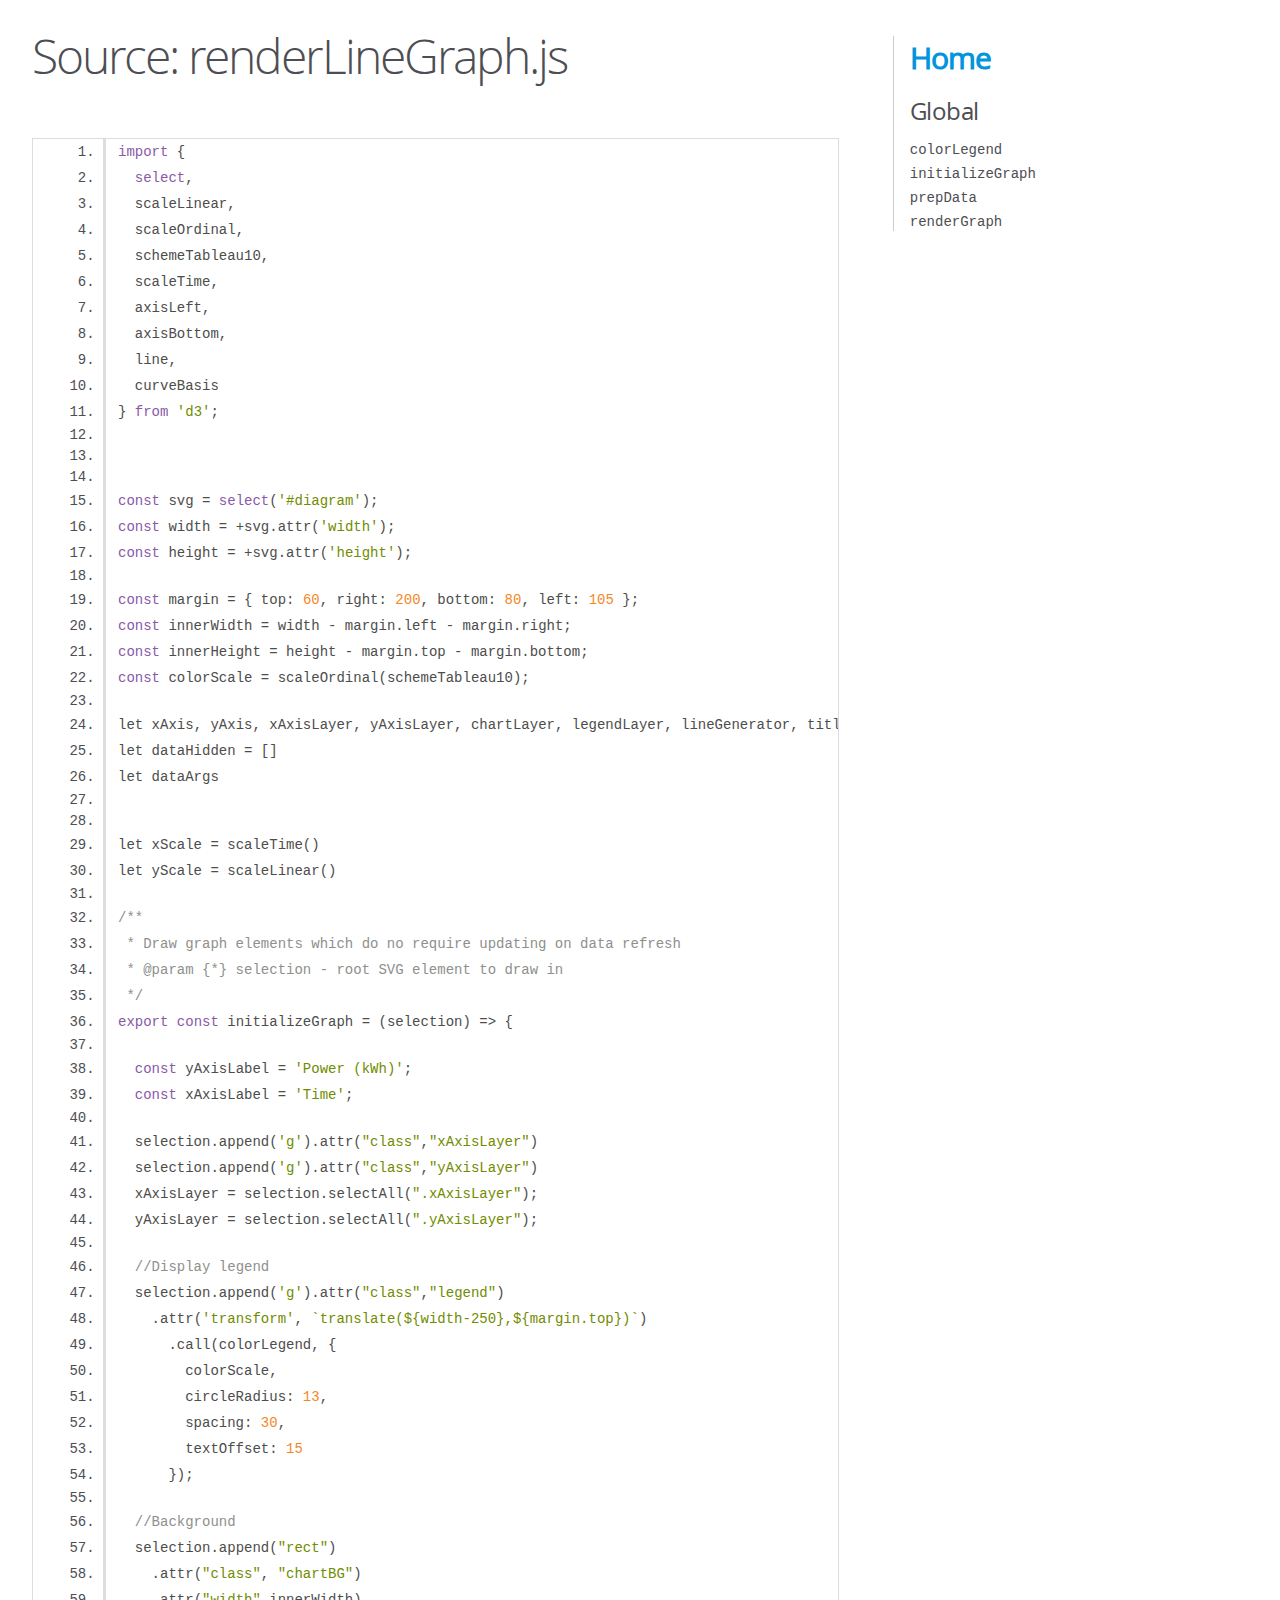
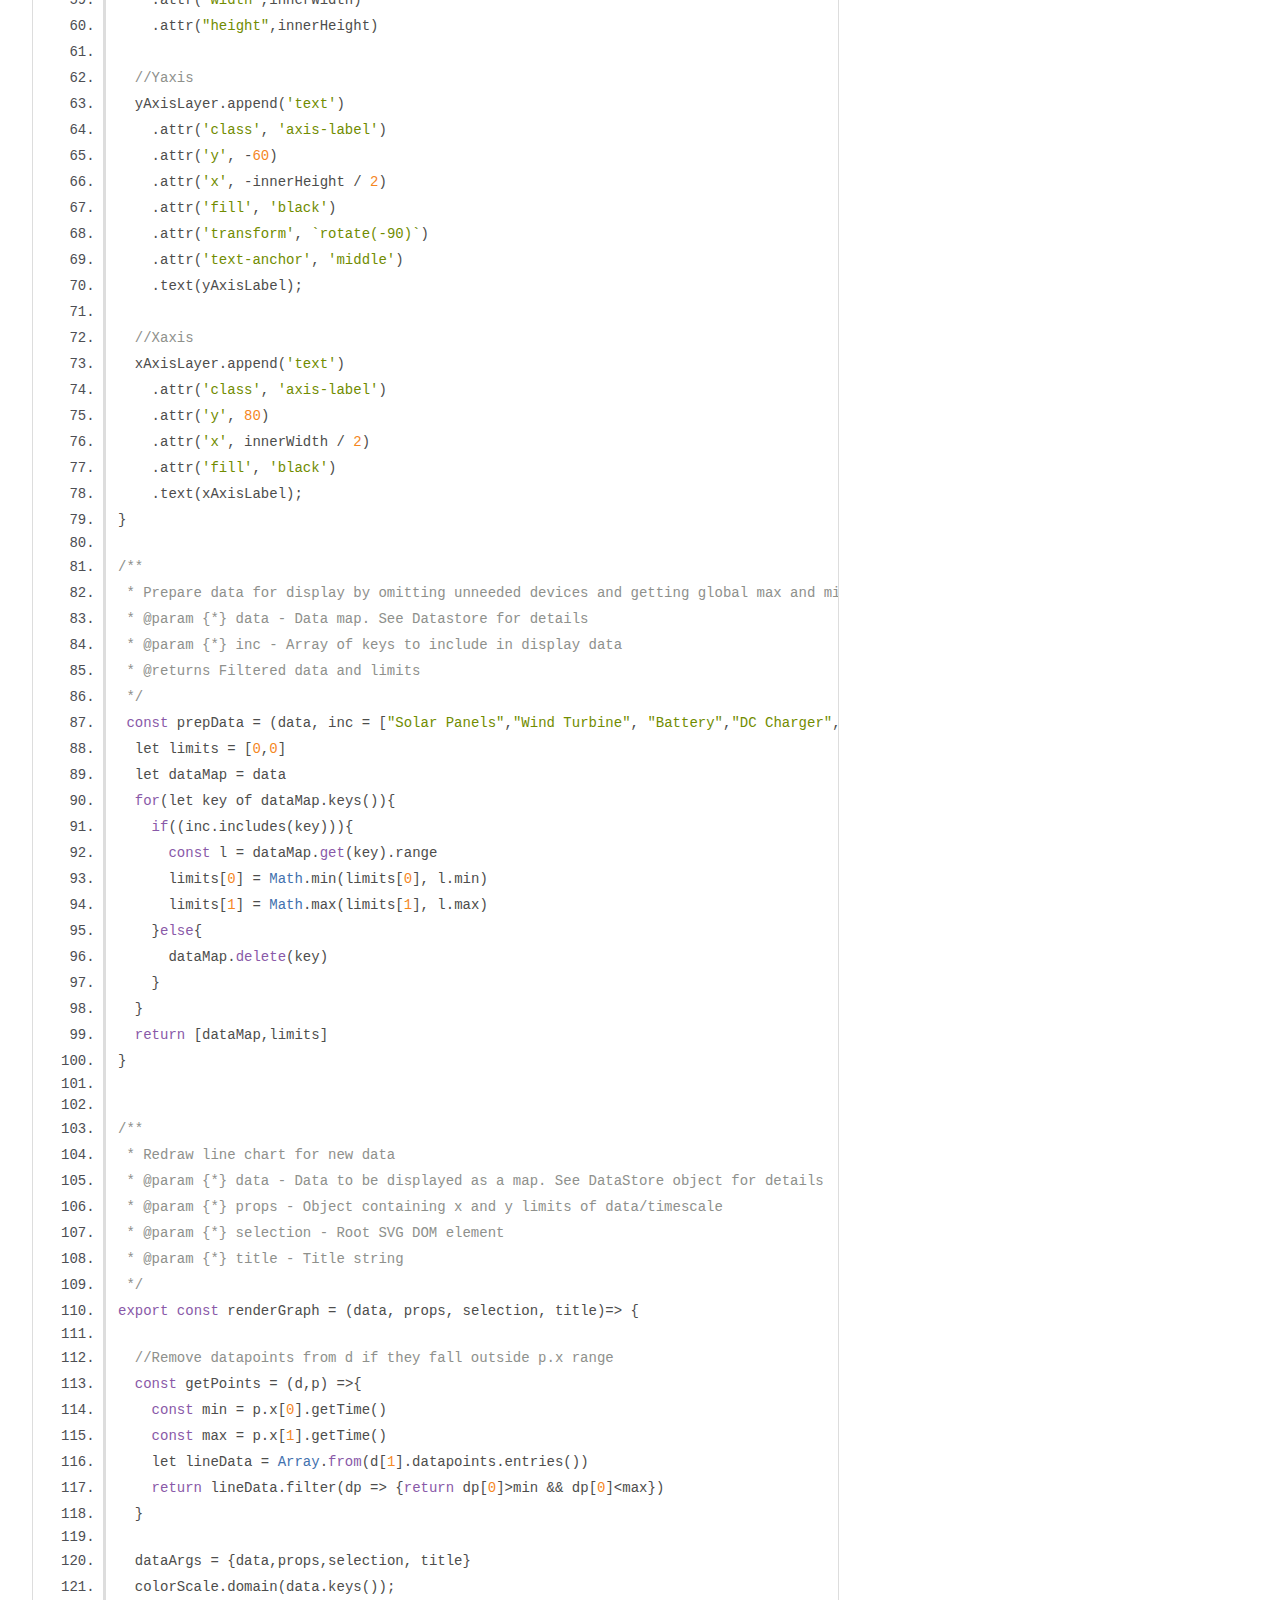
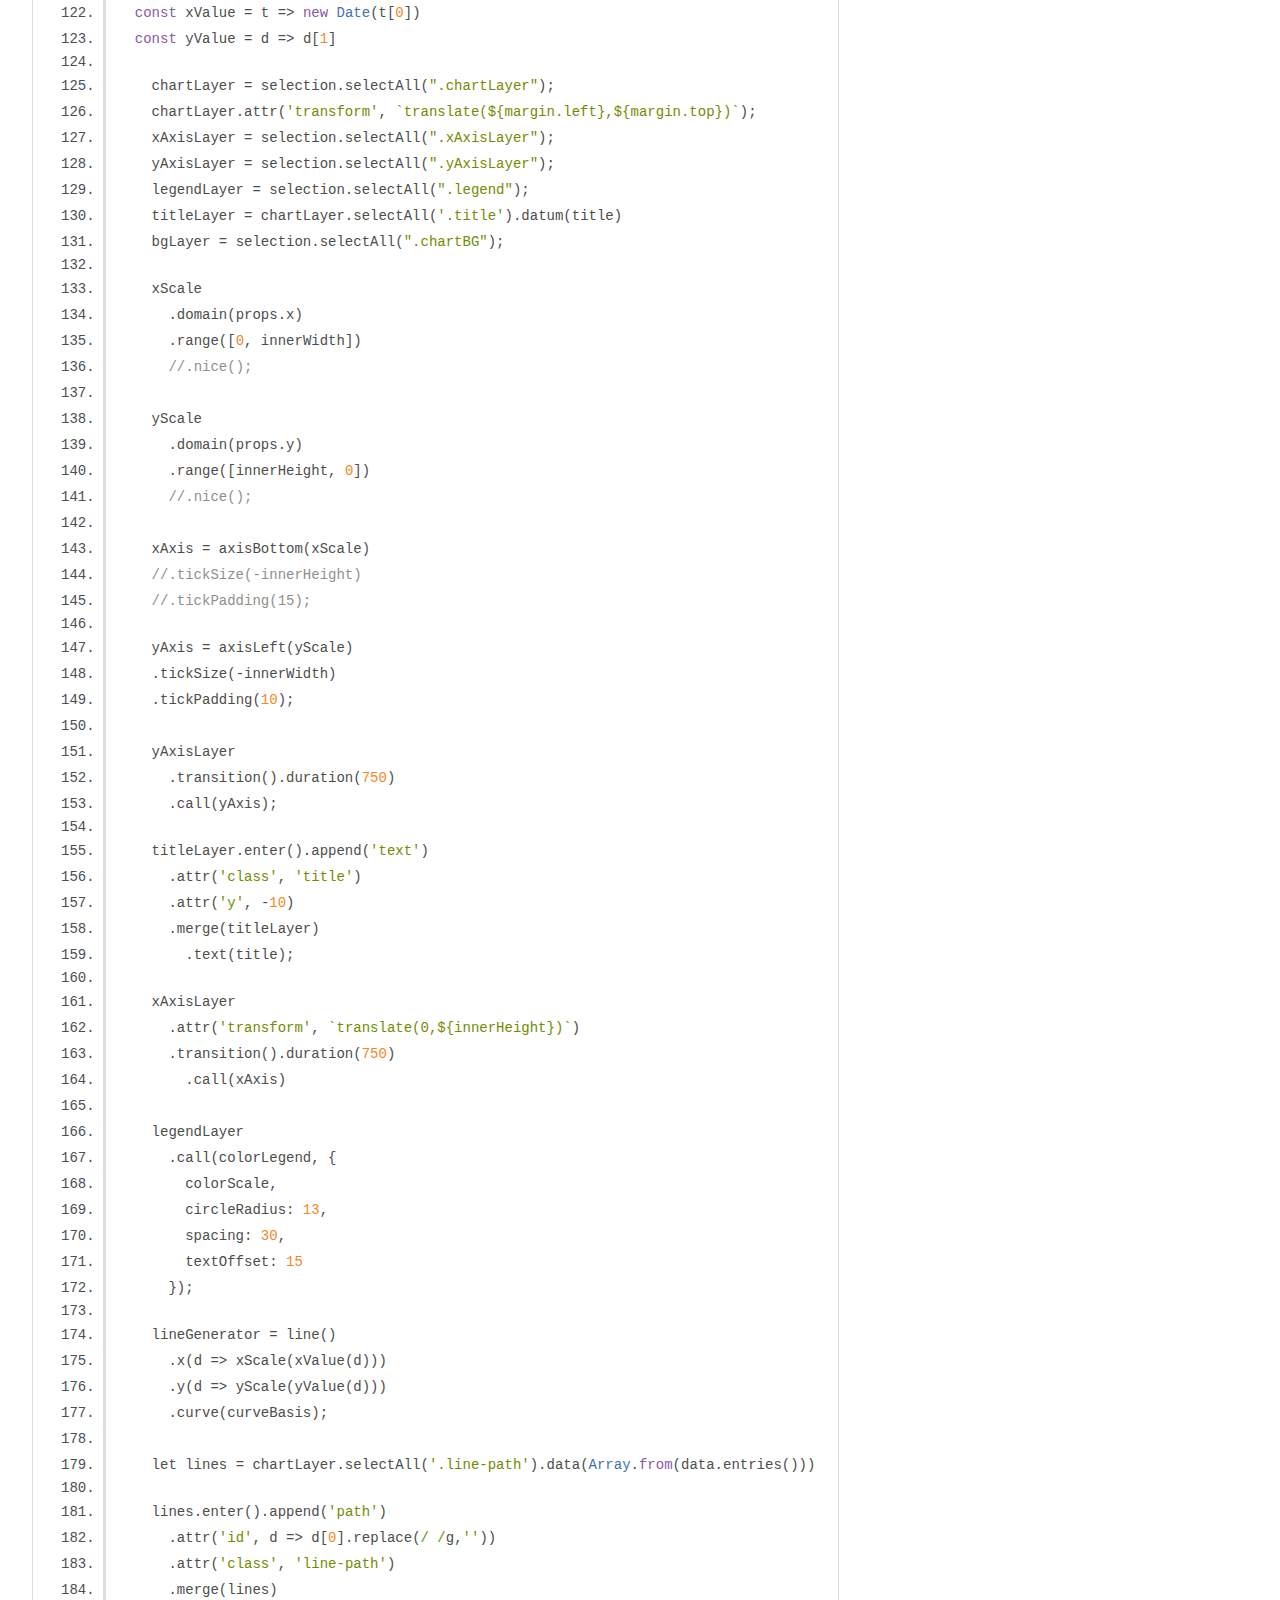
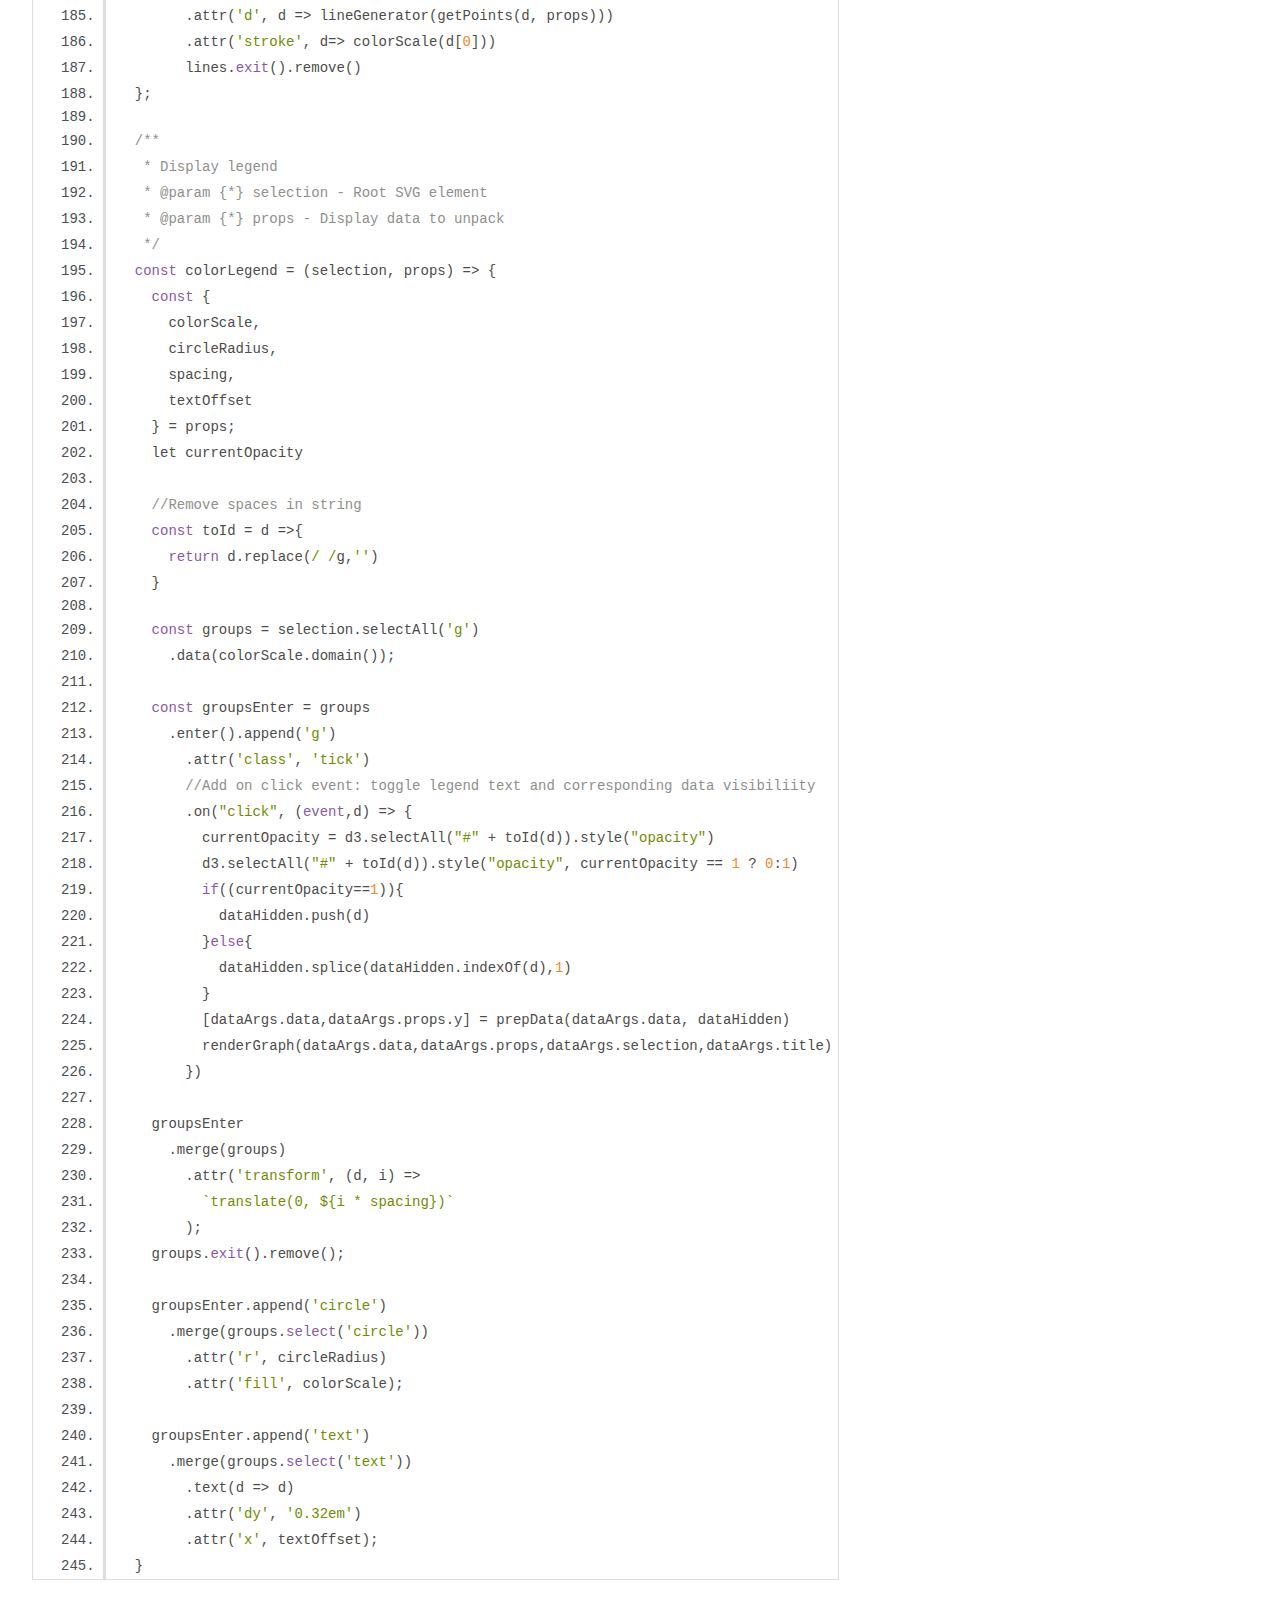
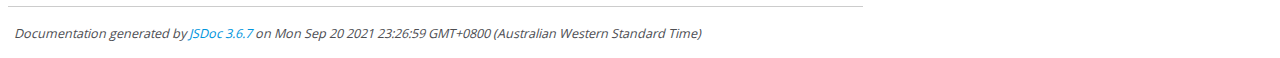
<file: documenation/renderLineGraph.js.html>
<!DOCTYPE html>
<html lang="en">
<head>
    <meta charset="utf-8">
    <title>JSDoc: Source: renderLineGraph.js</title>

    <script src="scripts/prettify/prettify.js"> </script>
    <script src="scripts/prettify/lang-css.js"> </script>
    <!--[if lt IE 9]>
      <script src="//html5shiv.googlecode.com/svn/trunk/html5.js"></script>
    <![endif]-->
    <link type="text/css" rel="stylesheet" href="styles/prettify-tomorrow.css">
    <link type="text/css" rel="stylesheet" href="styles/jsdoc-default.css">
</head>

<body>

<div id="main">

    <h1 class="page-title">Source: renderLineGraph.js</h1>

    



    
    <section>
        <article>
            <pre class="prettyprint source linenums"><code>import {
  select,
  scaleLinear,
  scaleOrdinal,
  schemeTableau10,
  scaleTime,
  axisLeft,
  axisBottom,
  line,
  curveBasis
} from 'd3';



const svg = select('#diagram');
const width = +svg.attr('width');
const height = +svg.attr('height');

const margin = { top: 60, right: 200, bottom: 80, left: 105 };
const innerWidth = width - margin.left - margin.right;
const innerHeight = height - margin.top - margin.bottom;
const colorScale = scaleOrdinal(schemeTableau10);

let xAxis, yAxis, xAxisLayer, yAxisLayer, chartLayer, legendLayer, lineGenerator, titleLayer, bgLayer
let dataHidden = []
let dataArgs


let xScale = scaleTime()
let yScale = scaleLinear()

/**
 * Draw graph elements which do no require updating on data refresh
 * @param {*} selection - root SVG element to draw in
 */
export const initializeGraph = (selection) => {

  const yAxisLabel = 'Power (kWh)';
  const xAxisLabel = 'Time';

  selection.append('g').attr("class","xAxisLayer")
  selection.append('g').attr("class","yAxisLayer")
  xAxisLayer = selection.selectAll(".xAxisLayer");
  yAxisLayer = selection.selectAll(".yAxisLayer");

  //Display legend
  selection.append('g').attr("class","legend")
    .attr('transform', `translate(${width-250},${margin.top})`)
      .call(colorLegend, {
        colorScale,
        circleRadius: 13,
        spacing: 30,
        textOffset: 15
      });

  //Background
  selection.append("rect")
    .attr("class", "chartBG")
    .attr("width",innerWidth)
    .attr("height",innerHeight)
  
  //Yaxis
  yAxisLayer.append('text')
    .attr('class', 'axis-label')
    .attr('y', -60)
    .attr('x', -innerHeight / 2)
    .attr('fill', 'black')
    .attr('transform', `rotate(-90)`)
    .attr('text-anchor', 'middle')
    .text(yAxisLabel);
  
  //Xaxis
  xAxisLayer.append('text')
    .attr('class', 'axis-label')
    .attr('y', 80)
    .attr('x', innerWidth / 2)
    .attr('fill', 'black')
    .text(xAxisLabel);
}

/**
 * Prepare data for display by omitting unneeded devices and getting global max and min y values
 * @param {*} data - Data map. See Datastore for details
 * @param {*} inc - Array of keys to include in display data
 * @returns Filtered data and limits
 */
 const prepData = (data, inc = ["Solar Panels","Wind Turbine", "Battery","DC Charger", "Consumption","Grid"]) =>{
  let limits = [0,0]
  let dataMap = data
  for(let key of dataMap.keys()){
    if((inc.includes(key))){
      const l = dataMap.get(key).range
      limits[0] = Math.min(limits[0], l.min)
      limits[1] = Math.max(limits[1], l.max)
    }else{
      dataMap.delete(key)
    }
  }
  return [dataMap,limits]
}


/**
 * Redraw line chart for new data
 * @param {*} data - Data to be displayed as a map. See DataStore object for details
 * @param {*} props - Object containing x and y limits of data/timescale
 * @param {*} selection - Root SVG DOM element
 * @param {*} title - Title string
 */
export const renderGraph = (data, props, selection, title)=> {

  //Remove datapoints from d if they fall outside p.x range
  const getPoints = (d,p) =>{
    const min = p.x[0].getTime()
    const max = p.x[1].getTime()
    let lineData = Array.from(d[1].datapoints.entries())
    return lineData.filter(dp => {return dp[0]>min &amp;&amp; dp[0]&lt;max})
  }

  dataArgs = {data,props,selection, title}
  colorScale.domain(data.keys());
  const xValue = t => new Date(t[0])
  const yValue = d => d[1]

    chartLayer = selection.selectAll(".chartLayer");
    chartLayer.attr('transform', `translate(${margin.left},${margin.top})`);
    xAxisLayer = selection.selectAll(".xAxisLayer");
    yAxisLayer = selection.selectAll(".yAxisLayer");
    legendLayer = selection.selectAll(".legend");
    titleLayer = chartLayer.selectAll('.title').datum(title)
    bgLayer = selection.selectAll(".chartBG");

    xScale
      .domain(props.x)
      .range([0, innerWidth])
      //.nice();
    
    yScale
      .domain(props.y)
      .range([innerHeight, 0])
      //.nice();
    
    xAxis = axisBottom(xScale)
    //.tickSize(-innerHeight)
    //.tickPadding(15);

    yAxis = axisLeft(yScale)
    .tickSize(-innerWidth)
    .tickPadding(10);
    
    yAxisLayer
      .transition().duration(750)
      .call(yAxis);

    titleLayer.enter().append('text')
      .attr('class', 'title')
      .attr('y', -10)
      .merge(titleLayer)
        .text(title);

    xAxisLayer
      .attr('transform', `translate(0,${innerHeight})`)
      .transition().duration(750)
        .call(xAxis)
    
    legendLayer
      .call(colorLegend, {
        colorScale,
        circleRadius: 13,
        spacing: 30,
        textOffset: 15
      });

    lineGenerator = line()
      .x(d => xScale(xValue(d)))
      .y(d => yScale(yValue(d)))
      .curve(curveBasis);
    
    let lines = chartLayer.selectAll('.line-path').data(Array.from(data.entries()))

    lines.enter().append('path')
      .attr('id', d => d[0].replace(/ /g,''))
      .attr('class', 'line-path')
      .merge(lines)
        .attr('d', d => lineGenerator(getPoints(d, props)))
        .attr('stroke', d=> colorScale(d[0]))
        lines.exit().remove()
  };

  /**
   * Display legend
   * @param {*} selection - Root SVG element
   * @param {*} props - Display data to unpack
   */
  const colorLegend = (selection, props) => {
    const {
      colorScale,
      circleRadius,
      spacing,
      textOffset
    } = props;
    let currentOpacity
  
    //Remove spaces in string
    const toId = d =>{
      return d.replace(/ /g,'')
    }

    const groups = selection.selectAll('g')
      .data(colorScale.domain());
  
    const groupsEnter = groups
      .enter().append('g')
        .attr('class', 'tick')
        //Add on click event: toggle legend text and corresponding data visibiliity
        .on("click", (event,d) => {
          currentOpacity = d3.selectAll("#" + toId(d)).style("opacity")
          d3.selectAll("#" + toId(d)).style("opacity", currentOpacity == 1 ? 0:1)
          if((currentOpacity==1)){
            dataHidden.push(d)
          }else{
            dataHidden.splice(dataHidden.indexOf(d),1)
          }
          [dataArgs.data,dataArgs.props.y] = prepData(dataArgs.data, dataHidden)
          renderGraph(dataArgs.data,dataArgs.props,dataArgs.selection,dataArgs.title)
        })
      
    groupsEnter
      .merge(groups)
        .attr('transform', (d, i) =>
          `translate(0, ${i * spacing})`
        );
    groups.exit().remove();
  
    groupsEnter.append('circle')
      .merge(groups.select('circle'))
        .attr('r', circleRadius)
        .attr('fill', colorScale);
  
    groupsEnter.append('text')
      .merge(groups.select('text'))
        .text(d => d)
        .attr('dy', '0.32em')
        .attr('x', textOffset);
  }</code></pre>
        </article>
    </section>




</div>

<nav>
    <h2><a href="index.html">Home</a></h2><h3>Global</h3><ul><li><a href="global.html#colorLegend">colorLegend</a></li><li><a href="global.html#initializeGraph">initializeGraph</a></li><li><a href="global.html#prepData">prepData</a></li><li><a href="global.html#renderGraph">renderGraph</a></li></ul>
</nav>

<br class="clear">

<footer>
    Documentation generated by <a href="https://github.com/jsdoc/jsdoc">JSDoc 3.6.7</a> on Mon Sep 20 2021 23:26:59 GMT+0800 (Australian Western Standard Time)
</footer>

<script> prettyPrint(); </script>
<script src="scripts/linenumber.js"> </script>
</body>
</html>
</file>
<file: documenation/styles/prettify-tomorrow.css>
/* Tomorrow Theme */
/* Original theme - https://github.com/chriskempson/tomorrow-theme */
/* Pretty printing styles. Used with prettify.js. */
/* SPAN elements with the classes below are added by prettyprint. */
/* plain text */
.pln {
  color: #4d4d4c; }

@media screen {
  /* string content */
  .str {
    color: #718c00; }

  /* a keyword */
  .kwd {
    color: #8959a8; }

  /* a comment */
  .com {
    color: #8e908c; }

  /* a type name */
  .typ {
    color: #4271ae; }

  /* a literal value */
  .lit {
    color: #f5871f; }

  /* punctuation */
  .pun {
    color: #4d4d4c; }

  /* lisp open bracket */
  .opn {
    color: #4d4d4c; }

  /* lisp close bracket */
  .clo {
    color: #4d4d4c; }

  /* a markup tag name */
  .tag {
    color: #c82829; }

  /* a markup attribute name */
  .atn {
    color: #f5871f; }

  /* a markup attribute value */
  .atv {
    color: #3e999f; }

  /* a declaration */
  .dec {
    color: #f5871f; }

  /* a variable name */
  .var {
    color: #c82829; }

  /* a function name */
  .fun {
    color: #4271ae; } }
/* Use higher contrast and text-weight for printable form. */
@media print, projection {
  .str {
    color: #060; }

  .kwd {
    color: #006;
    font-weight: bold; }

  .com {
    color: #600;
    font-style: italic; }

  .typ {
    color: #404;
    font-weight: bold; }

  .lit {
    color: #044; }

  .pun, .opn, .clo {
    color: #440; }

  .tag {
    color: #006;
    font-weight: bold; }

  .atn {
    color: #404; }

  .atv {
    color: #060; } }
/* Style */
/*
pre.prettyprint {
  background: white;
  font-family: Consolas, Monaco, 'Andale Mono', monospace;
  font-size: 12px;
  line-height: 1.5;
  border: 1px solid #ccc;
  padding: 10px; }
*/

/* Specify class=linenums on a pre to get line numbering */
ol.linenums {
  margin-top: 0;
  margin-bottom: 0; }

/* IE indents via margin-left */
li.L0,
li.L1,
li.L2,
li.L3,
li.L4,
li.L5,
li.L6,
li.L7,
li.L8,
li.L9 {
  /* */ }

/* Alternate shading for lines */
li.L1,
li.L3,
li.L5,
li.L7,
li.L9 {
  /* */ }
</file>
<file: documenation/styles/jsdoc-default.css>
@font-face {
    font-family: 'Open Sans';
    font-weight: normal;
    font-style: normal;
    src: url('../fonts/OpenSans-Regular-webfont.eot');
    src:
        local('Open Sans'),
        local('OpenSans'),
        url('../fonts/OpenSans-Regular-webfont.eot?#iefix') format('embedded-opentype'),
        url('../fonts/OpenSans-Regular-webfont.woff') format('woff'),
        url('../fonts/OpenSans-Regular-webfont.svg#open_sansregular') format('svg');
}

@font-face {
    font-family: 'Open Sans Light';
    font-weight: normal;
    font-style: normal;
    src: url('../fonts/OpenSans-Light-webfont.eot');
    src:
        local('Open Sans Light'),
        local('OpenSans Light'),
        url('../fonts/OpenSans-Light-webfont.eot?#iefix') format('embedded-opentype'),
        url('../fonts/OpenSans-Light-webfont.woff') format('woff'),
        url('../fonts/OpenSans-Light-webfont.svg#open_sanslight') format('svg');
}

html
{
    overflow: auto;
    background-color: #fff;
    font-size: 14px;
}

body
{
    font-family: 'Open Sans', sans-serif;
    line-height: 1.5;
    color: #4d4e53;
    background-color: white;
}

a, a:visited, a:active {
    color: #0095dd;
    text-decoration: none;
}

a:hover {
    text-decoration: underline;
}

header
{
    display: block;
    padding: 0px 4px;
}

tt, code, kbd, samp {
    font-family: Consolas, Monaco, 'Andale Mono', monospace;
}

.class-description {
    font-size: 130%;
    line-height: 140%;
    margin-bottom: 1em;
    margin-top: 1em;
}

.class-description:empty {
    margin: 0;
}

#main {
    float: left;
    width: 70%;
}

article dl {
    margin-bottom: 40px;
}

article img {
  max-width: 100%;
}

section
{
    display: block;
    background-color: #fff;
    padding: 12px 24px;
    border-bottom: 1px solid #ccc;
    margin-right: 30px;
}

.variation {
    display: none;
}

.signature-attributes {
    font-size: 60%;
    color: #aaa;
    font-style: italic;
    font-weight: lighter;
}

nav
{
    display: block;
    float: right;
    margin-top: 28px;
    width: 30%;
    box-sizing: border-box;
    border-left: 1px solid #ccc;
    padding-left: 16px;
}

nav ul {
    font-family: 'Lucida Grande', 'Lucida Sans Unicode', arial, sans-serif;
    font-size: 100%;
    line-height: 17px;
    padding: 0;
    margin: 0;
    list-style-type: none;
}

nav ul a, nav ul a:visited, nav ul a:active {
    font-family: Consolas, Monaco, 'Andale Mono', monospace;
    line-height: 18px;
    color: #4D4E53;
}

nav h3 {
    margin-top: 12px;
}

nav li {
    margin-top: 6px;
}

footer {
    display: block;
    padding: 6px;
    margin-top: 12px;
    font-style: italic;
    font-size: 90%;
}

h1, h2, h3, h4 {
    font-weight: 200;
    margin: 0;
}

h1
{
    font-family: 'Open Sans Light', sans-serif;
    font-size: 48px;
    letter-spacing: -2px;
    margin: 12px 24px 20px;
}

h2, h3.subsection-title
{
    font-size: 30px;
    font-weight: 700;
    letter-spacing: -1px;
    margin-bottom: 12px;
}

h3
{
    font-size: 24px;
    letter-spacing: -0.5px;
    margin-bottom: 12px;
}

h4
{
    font-size: 18px;
    letter-spacing: -0.33px;
    margin-bottom: 12px;
    color: #4d4e53;
}

h5, .container-overview .subsection-title
{
    font-size: 120%;
    font-weight: bold;
    letter-spacing: -0.01em;
    margin: 8px 0 3px 0;
}

h6
{
    font-size: 100%;
    letter-spacing: -0.01em;
    margin: 6px 0 3px 0;
    font-style: italic;
}

table
{
    border-spacing: 0;
    border: 0;
    border-collapse: collapse;
}

td, th
{
    border: 1px solid #ddd;
    margin: 0px;
    text-align: left;
    vertical-align: top;
    padding: 4px 6px;
    display: table-cell;
}

thead tr
{
    background-color: #ddd;
    font-weight: bold;
}

th { border-right: 1px solid #aaa; }
tr > th:last-child { border-right: 1px solid #ddd; }

.ancestors, .attribs { color: #999; }
.ancestors a, .attribs a
{
    color: #999 !important;
    text-decoration: none;
}

.clear
{
    clear: both;
}

.important
{
    font-weight: bold;
    color: #950B02;
}

.yes-def {
    text-indent: -1000px;
}

.type-signature {
    color: #aaa;
}

.name, .signature {
    font-family: Consolas, Monaco, 'Andale Mono', monospace;
}

.details { margin-top: 14px; border-left: 2px solid #DDD; }
.details dt { width: 120px; float: left; padding-left: 10px;  padding-top: 6px; }
.details dd { margin-left: 70px; }
.details ul { margin: 0; }
.details ul { list-style-type: none; }
.details li { margin-left: 30px; padding-top: 6px; }
.details pre.prettyprint { margin: 0 }
.details .object-value { padding-top: 0; }

.description {
    margin-bottom: 1em;
    margin-top: 1em;
}

.code-caption
{
    font-style: italic;
    font-size: 107%;
    margin: 0;
}

.source
{
    border: 1px solid #ddd;
    width: 80%;
    overflow: auto;
}

.prettyprint.source {
    width: inherit;
}

.source code
{
    font-size: 100%;
    line-height: 18px;
    display: block;
    padding: 4px 12px;
    margin: 0;
    background-color: #fff;
    color: #4D4E53;
}

.prettyprint code span.line
{
  display: inline-block;
}

.prettyprint.linenums
{
  padding-left: 70px;
  -webkit-user-select: none;
  -moz-user-select: none;
  -ms-user-select: none;
  user-select: none;
}

.prettyprint.linenums ol
{
  padding-left: 0;
}

.prettyprint.linenums li
{
  border-left: 3px #ddd solid;
}

.prettyprint.linenums li.selected,
.prettyprint.linenums li.selected *
{
  background-color: lightyellow;
}

.prettyprint.linenums li *
{
  -webkit-user-select: text;
  -moz-user-select: text;
  -ms-user-select: text;
  user-select: text;
}

.params .name, .props .name, .name code {
    color: #4D4E53;
    font-family: Consolas, Monaco, 'Andale Mono', monospace;
    font-size: 100%;
}

.params td.description > p:first-child,
.props td.description > p:first-child
{
    margin-top: 0;
    padding-top: 0;
}

.params td.description > p:last-child,
.props td.description > p:last-child
{
    margin-bottom: 0;
    padding-bottom: 0;
}

.disabled {
    color: #454545;
}
</file>
